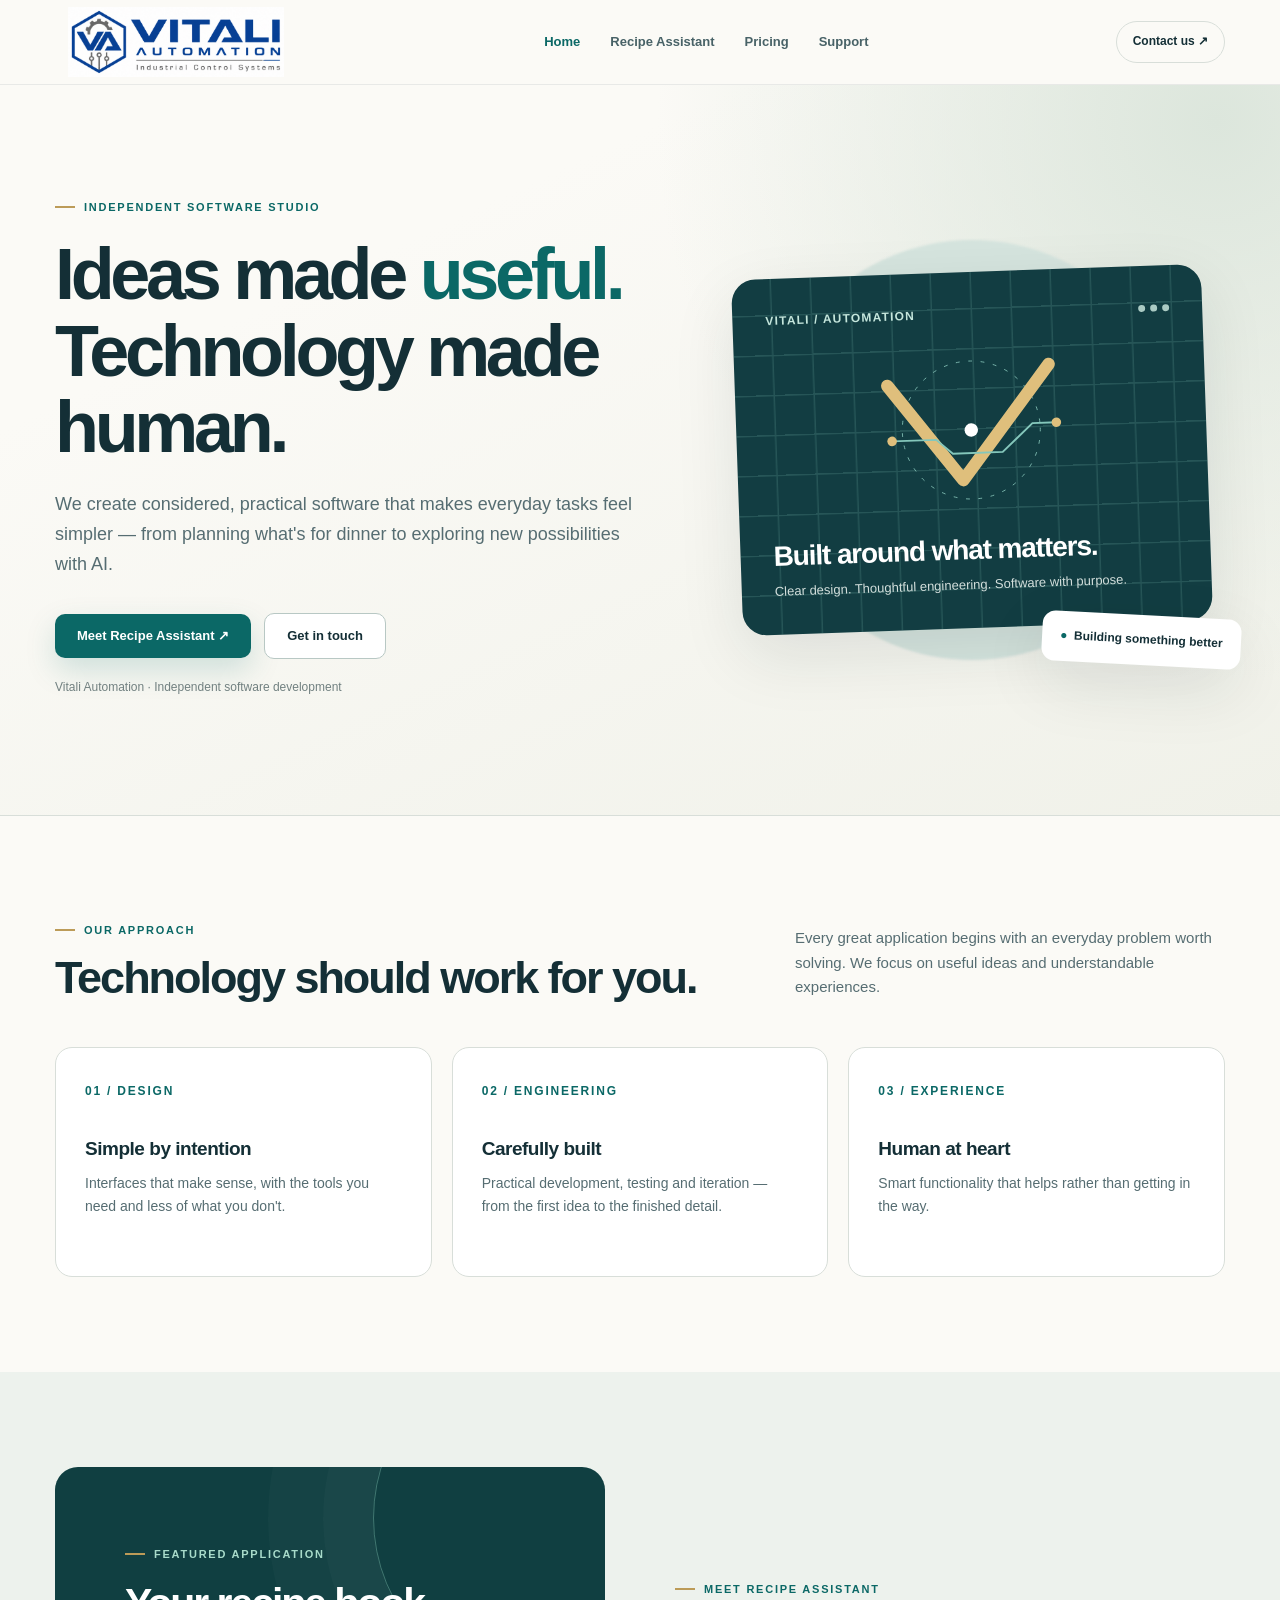
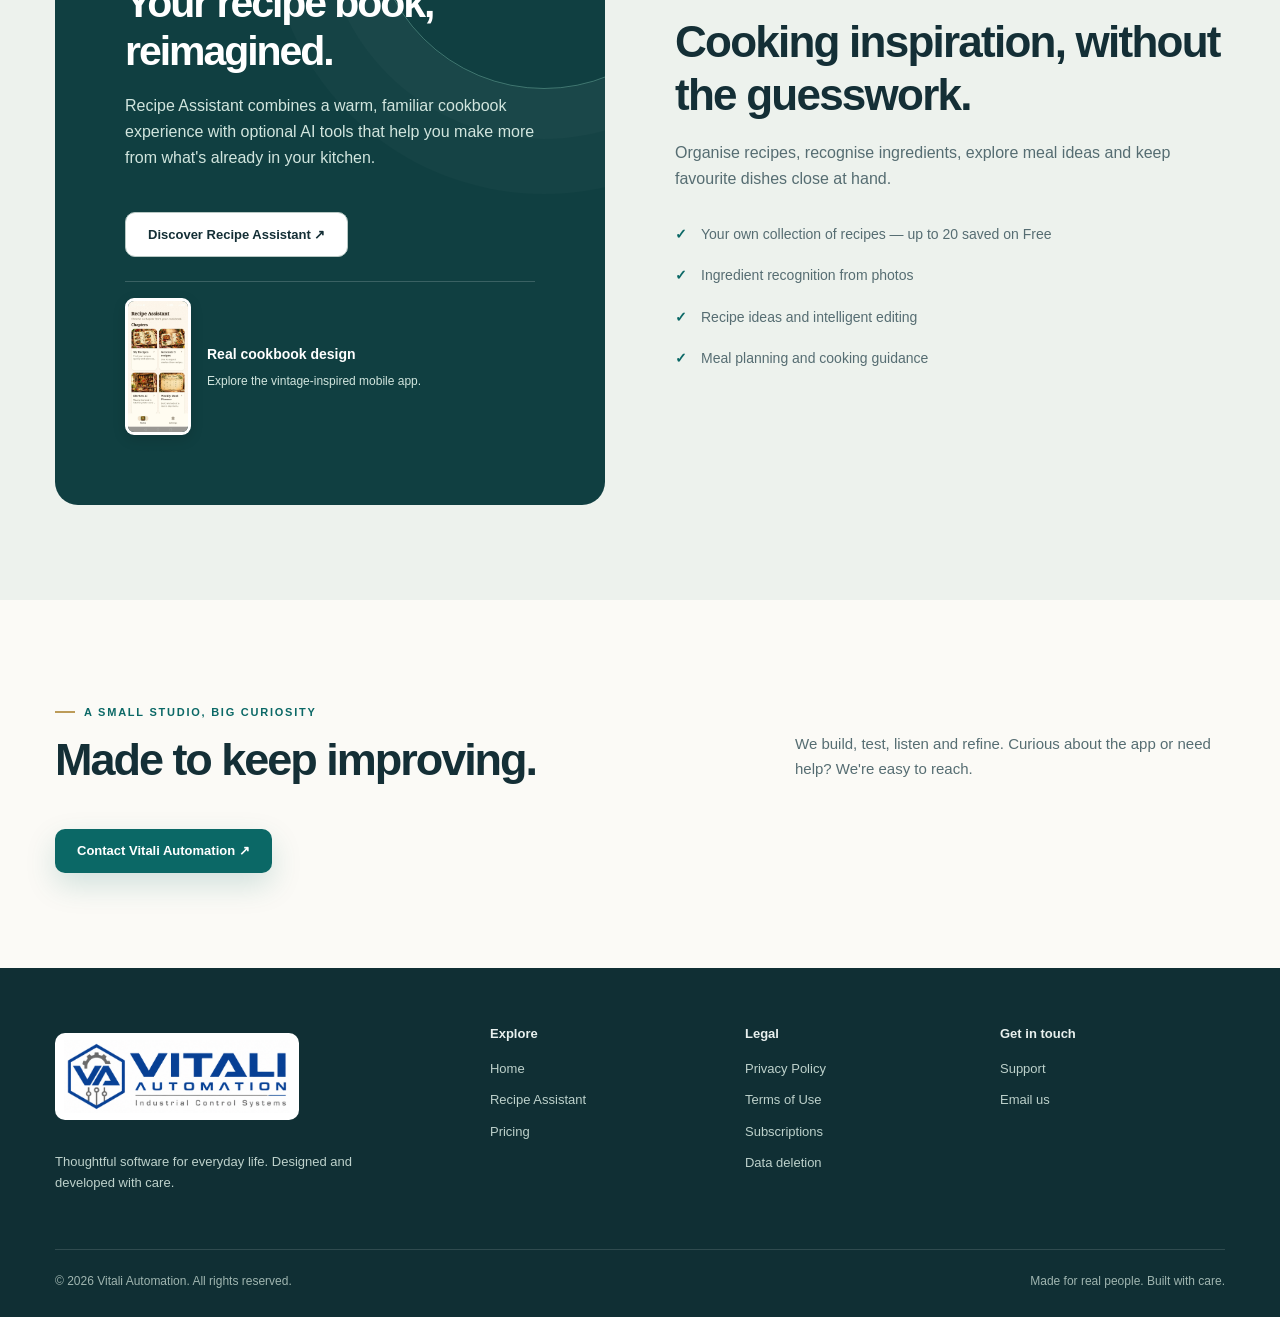
<file: index.html>
<!DOCTYPE html>

<html lang="en"><head><meta charset="utf-8"/><meta content="width=device-width, initial-scale=1" name="viewport"/><meta content="index,follow" name="robots"/><meta content="Vitali Automation builds thoughtful software and useful AI-powered tools." name="description"/><meta content="#0b6866" name="theme-color"/><title>Thoughtful software and practical innovation | Vitali Automation</title><link href="favicon.png" rel="icon" type="image/png"/><link href="site-v5.css" rel="stylesheet"/></head><body class=""><a href="#main" onblur="this.style.left='-10000px'" onfocus="this.style.left='10px'" style="position:absolute;left:-10000px;top:0">Skip to content</a><header class="site-header"><div class="container nav"><a aria-label="Vitali Automation home" class="brand" href="index.html"><img alt="Vitali Automation — Industrial Control Systems" class="official-wordmark" height="94" src="vitali-automation-logo.png" width="300"/></a><button aria-expanded="false" aria-label="Toggle navigation" class="menu-button" type="button"><svg fill="none" stroke="currentColor" stroke-width="2" viewbox="0 0 24 24"><path d="M3 6h18M3 12h18M3 18h18"></path></svg></button><nav aria-label="Main navigation" class="navlinks"><a aria-current="page" href="index.html">Home</a><a href="recipe-assistant.html">Recipe Assistant</a><a href="subscriptions.html">Pricing</a><a href="support.html">Support</a></nav><a class="nav-action" href="mailto:vitaliautomation@gmail.com">Contact us ↗</a></div></header><main id="main"><section class="hero"><div class="container"><div><div class="eyebrow">Independent software studio</div><h1>Ideas made <em>useful.</em><br/>Technology made human.</h1><p class="lede">We create considered, practical software that makes everyday tasks feel simpler — from planning what's for dinner to exploring new possibilities with AI.</p><div class="hero-actions"><a class="btn primary" href="recipe-assistant.html">Meet Recipe Assistant ↗</a><a class="btn secondary" href="support.html">Get in touch</a></div><p class="tiny-note">Vitali Automation · Independent software development</p></div><div aria-hidden="true" class="visual"><div class="engineering-card"><div class="bar-top"><span>VITALI / AUTOMATION</span><div class="dot-row"><i></i><i></i><i></i></div></div><div class="wire-mark"><svg fill="none" viewbox="0 0 240 190" xmlns="http://www.w3.org/2000/svg"><circle cx="120" cy="95" r="72" stroke="#79b4ab" stroke-dasharray="4 9" stroke-width="1"></circle><path d="M34 46L110 147L203 29" stroke="#dfbf7c" stroke-linecap="round" stroke-linejoin="round" stroke-width="13"></path><path d="M37 104H83L100 119H152L184 90H209" stroke="#84c7bb" stroke-width="2"></path><circle cx="37" cy="104" fill="#dfbf7c" r="5"></circle><circle cx="209" cy="90" fill="#dfbf7c" r="5"></circle><circle cx="120" cy="95" fill="#fff" r="7"></circle></svg></div><h3>Built around what matters.</h3><p>Clear design. Thoughtful engineering. Software with purpose.</p></div><div class="float-pill"><span>●</span>  Building something better</div></div></div></section><section class="section"><div class="container"><div class="section-head"><div><div class="eyebrow">Our approach</div><h2>Technology should work for you.</h2></div><p>Every great application begins with an everyday problem worth solving. We focus on useful ideas and understandable experiences.</p></div><div class="grid-3"><article class="feature"><span class="num">01 / DESIGN</span><h3>Simple by intention</h3><p>Interfaces that make sense, with the tools you need and less of what you don't.</p></article><article class="feature"><span class="num">02 / ENGINEERING</span><h3>Carefully built</h3><p>Practical development, testing and iteration — from the first idea to the finished detail.</p></article><article class="feature"><span class="num">03 / EXPERIENCE</span><h3>Human at heart</h3><p>Smart functionality that helps rather than getting in the way.</p></article></div></div></section><section class="section tinted"><div class="container split"><div class="dark-panel"><div class="eyebrow">Featured application</div><h2>Your recipe book, reimagined.</h2><p>Recipe Assistant combines a warm, familiar cookbook experience with optional AI tools that help you make more from what's already in your kitchen.</p><a class="btn secondary" href="recipe-assistant.html" style="margin-top:24px">Discover Recipe Assistant ↗</a><div class="home-app-peek"><img alt="Real Recipe Assistant cookbook homepage on Android" height="1750" loading="lazy" src="app-cookbook-home.webp" width="800"/><div><strong>Real cookbook design</strong><span>Explore the vintage-inspired mobile app.</span></div></div></div><div><div class="eyebrow">Meet Recipe Assistant</div><h2 style="font:800 clamp(30px,4vw,44px)/1.2 Manrope,sans-serif;letter-spacing:-.04em;margin:18px 0">Cooking inspiration, without the guesswork.</h2><p class="muted">Organise recipes, recognise ingredients, explore meal ideas and keep favourite dishes close at hand.</p><ul class="list-check"><li>Your own collection of recipes — up to 20 saved on Free</li><li>Ingredient recognition from photos</li><li>Recipe ideas and intelligent editing</li><li>Meal planning and cooking guidance</li></ul></div></div></section><section class="section"><div class="container"><div class="section-head"><div><div class="eyebrow">A small studio, big curiosity</div><h2>Made to keep improving.</h2></div><p>We build, test, listen and refine. Curious about the app or need help? We're easy to reach.</p></div><a class="btn primary" href="support.html">Contact Vitali Automation ↗</a></div></section></main><footer class="footer"><div class="container"><div class="footer-top"><div><a class="brand" href="index.html"><img alt="Vitali Automation — Industrial Control Systems" class="official-wordmark" height="94" src="vitali-automation-logo.png" width="300"/></a><p>Thoughtful software for everyday life. Designed and developed with care.</p></div><div><h4>Explore</h4><a href="index.html">Home</a><a href="recipe-assistant.html">Recipe Assistant</a><a href="subscriptions.html">Pricing</a></div><div><h4>Legal</h4><a href="privacy-policy.html">Privacy Policy</a><a href="terms.html">Terms of Use</a><a href="subscriptions.html">Subscriptions</a><a href="data-deletion.html">Data deletion</a></div><div><h4>Get in touch</h4><a href="support.html">Support</a><a href="mailto:vitaliautomation@gmail.com">Email us</a></div></div><div class="footer-bottom"><span>© <span data-year="">2026</span> Vitali Automation. All rights reserved.</span><span>Made for real people. Built with care.</span></div></div></footer><script defer="" src="site.js"></script></body></html>
</file>
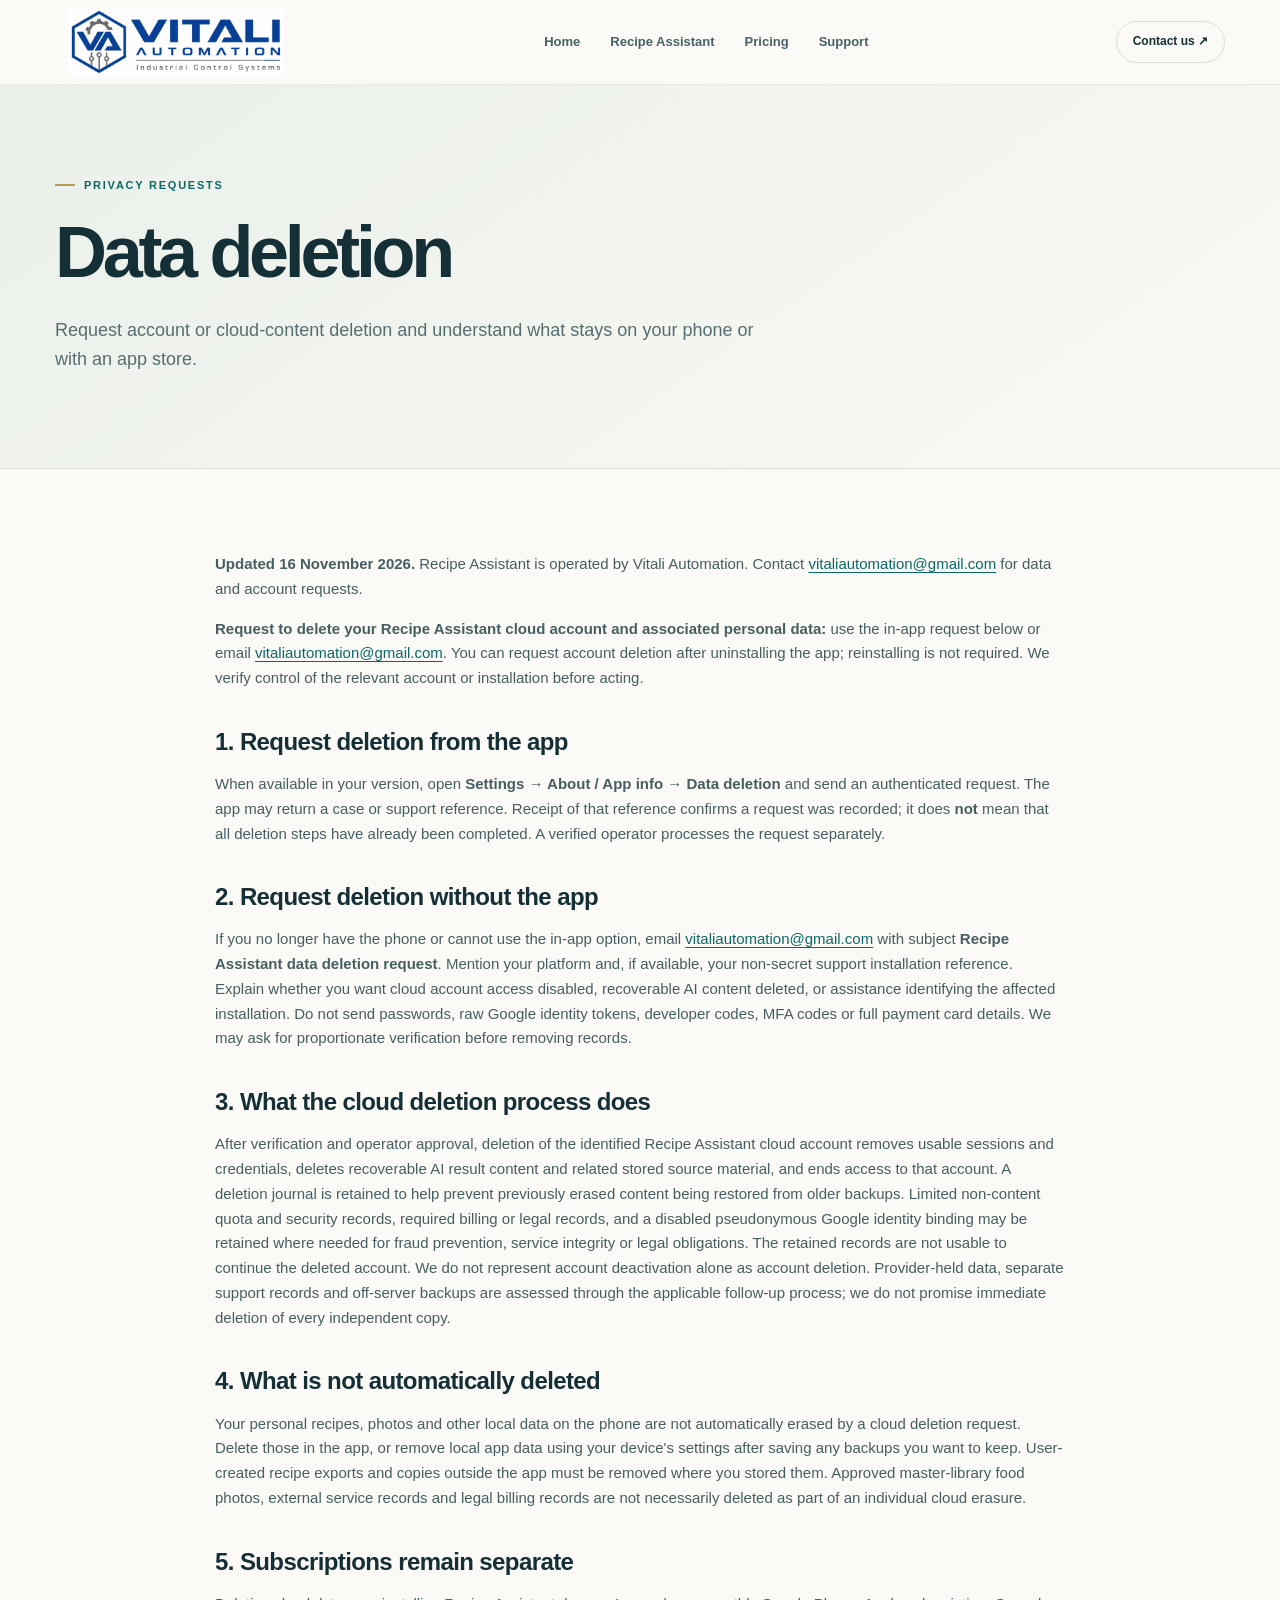
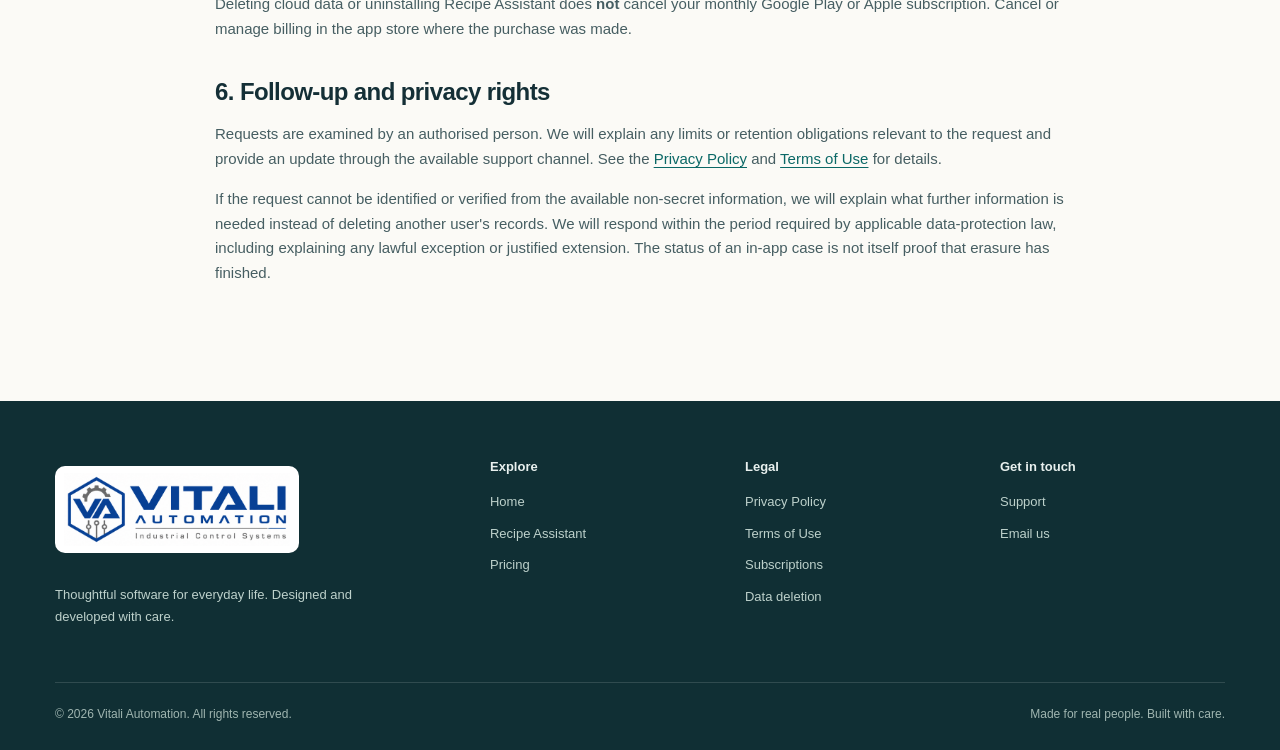
<file: data-deletion.html>
<!DOCTYPE html>

<html lang="en"><head><meta charset="utf-8"/><meta content="width=device-width, initial-scale=1" name="viewport"/><meta content="index,follow" name="robots"/><meta content="How to request deletion of Recipe Assistant cloud account and AI information, and what happens to local recipes." name="description"/><meta content="#0b6866" name="theme-color"/><title>Recipe Assistant Data Deletion | Vitali Automation</title><link href="favicon.png" rel="icon" type="image/png"/><link href="site-v5.css" rel="stylesheet"/></head><body class=""><a href="#main" onblur="this.style.left='-10000px'" onfocus="this.style.left='10px'" style="position:absolute;left:-10000px;top:0">Skip to content</a><header class="site-header"><div class="container nav"><a aria-label="Vitali Automation home" class="brand" href="index.html"><img alt="Vitali Automation — Industrial Control Systems" class="official-wordmark" height="94" src="vitali-automation-logo.png" width="300"/></a><button aria-expanded="false" aria-label="Toggle navigation" class="menu-button" type="button"><svg fill="none" stroke="currentColor" stroke-width="2" viewbox="0 0 24 24"><path d="M3 6h18M3 12h18M3 18h18"></path></svg></button><nav aria-label="Main navigation" class="navlinks"><a href="index.html">Home</a><a href="recipe-assistant.html">Recipe Assistant</a><a href="subscriptions.html">Pricing</a><a href="support.html">Support</a></nav><a class="nav-action" href="mailto:vitaliautomation@gmail.com">Contact us ↗</a></div></header><main id="main"><section class="page-hero"><div class="container"><div class="eyebrow">Privacy requests</div><h1>Data deletion</h1><p class="lede">Request account or cloud-content deletion and understand what stays on your phone or with an app store.</p></div></section><div class="container"><article class="content"><p><strong>Updated 16 November 2026.</strong> Recipe Assistant is operated by Vitali Automation. Contact <a href="mailto:vitaliautomation@gmail.com">vitaliautomation@gmail.com</a> for data and account requests.</p><p><strong>Request to delete your Recipe Assistant cloud account and associated personal data:</strong> use the in-app request below or email <a href="mailto:vitaliautomation@gmail.com?subject=Recipe%20Assistant%20account%20and%20data%20deletion%20request">vitaliautomation@gmail.com</a>. You can request account deletion after uninstalling the app; reinstalling is not required. We verify control of the relevant account or installation before acting.</p>
<h2>1. Request deletion from the app</h2><p>When available in your version, open <strong>Settings → About / App info → Data deletion</strong> and send an authenticated request. The app may return a case or support reference. Receipt of that reference confirms a request was recorded; it does <strong>not</strong> mean that all deletion steps have already been completed. A verified operator processes the request separately.</p>
<h2>2. Request deletion without the app</h2><p>If you no longer have the phone or cannot use the in-app option, email <a href="mailto:vitaliautomation@gmail.com?subject=Recipe%20Assistant%20data%20deletion%20request">vitaliautomation@gmail.com</a> with subject <strong>Recipe Assistant data deletion request</strong>. Mention your platform and, if available, your non-secret support installation reference. Explain whether you want cloud account access disabled, recoverable AI content deleted, or assistance identifying the affected installation. Do not send passwords, raw Google identity tokens, developer codes, MFA codes or full payment card details. We may ask for proportionate verification before removing records.</p>
<h2>3. What the cloud deletion process does</h2><p>After verification and operator approval, deletion of the identified Recipe Assistant cloud account removes usable sessions and credentials, deletes recoverable AI result content and related stored source material, and ends access to that account. A deletion journal is retained to help prevent previously erased content being restored from older backups. Limited non-content quota and security records, required billing or legal records, and a disabled pseudonymous Google identity binding may be retained where needed for fraud prevention, service integrity or legal obligations. The retained records are not usable to continue the deleted account. We do not represent account deactivation alone as account deletion. Provider-held data, separate support records and off-server backups are assessed through the applicable follow-up process; we do not promise immediate deletion of every independent copy.</p>
<h2>4. What is not automatically deleted</h2><p>Your personal recipes, photos and other local data on the phone are not automatically erased by a cloud deletion request. Delete those in the app, or remove local app data using your device's settings after saving any backups you want to keep. User-created recipe exports and copies outside the app must be removed where you stored them. Approved master-library food photos, external service records and legal billing records are not necessarily deleted as part of an individual cloud erasure.</p>
<h2>5. Subscriptions remain separate</h2><p>Deleting cloud data or uninstalling Recipe Assistant does <strong>not</strong> cancel your monthly Google Play or Apple subscription. Cancel or manage billing in the app store where the purchase was made.</p>
<h2>6. Follow-up and privacy rights</h2><p>Requests are examined by an authorised person. We will explain any limits or retention obligations relevant to the request and provide an update through the available support channel. See the <a href="privacy-policy.html">Privacy Policy</a> and <a href="terms.html">Terms of Use</a> for details.</p><p>If the request cannot be identified or verified from the available non-secret information, we will explain what further information is needed instead of deleting another user's records. We will respond within the period required by applicable data-protection law, including explaining any lawful exception or justified extension. The status of an in-app case is not itself proof that erasure has finished.</p></article></div></main><footer class="footer"><div class="container"><div class="footer-top"><div><a class="brand" href="index.html"><img alt="Vitali Automation — Industrial Control Systems" class="official-wordmark" height="94" src="vitali-automation-logo.png" width="300"/></a><p>Thoughtful software for everyday life. Designed and developed with care.</p></div><div><h4>Explore</h4><a href="index.html">Home</a><a href="recipe-assistant.html">Recipe Assistant</a><a href="subscriptions.html">Pricing</a></div><div><h4>Legal</h4><a href="privacy-policy.html">Privacy Policy</a><a href="terms.html">Terms of Use</a><a href="subscriptions.html">Subscriptions</a><a href="data-deletion.html">Data deletion</a></div><div><h4>Get in touch</h4><a href="support.html">Support</a><a href="mailto:vitaliautomation@gmail.com">Email us</a></div></div><div class="footer-bottom"><span>© <span data-year="">2026</span> Vitali Automation. All rights reserved.</span><span>Made for real people. Built with care.</span></div></div></footer><script defer="" src="site.js"></script></body></html>
</file>
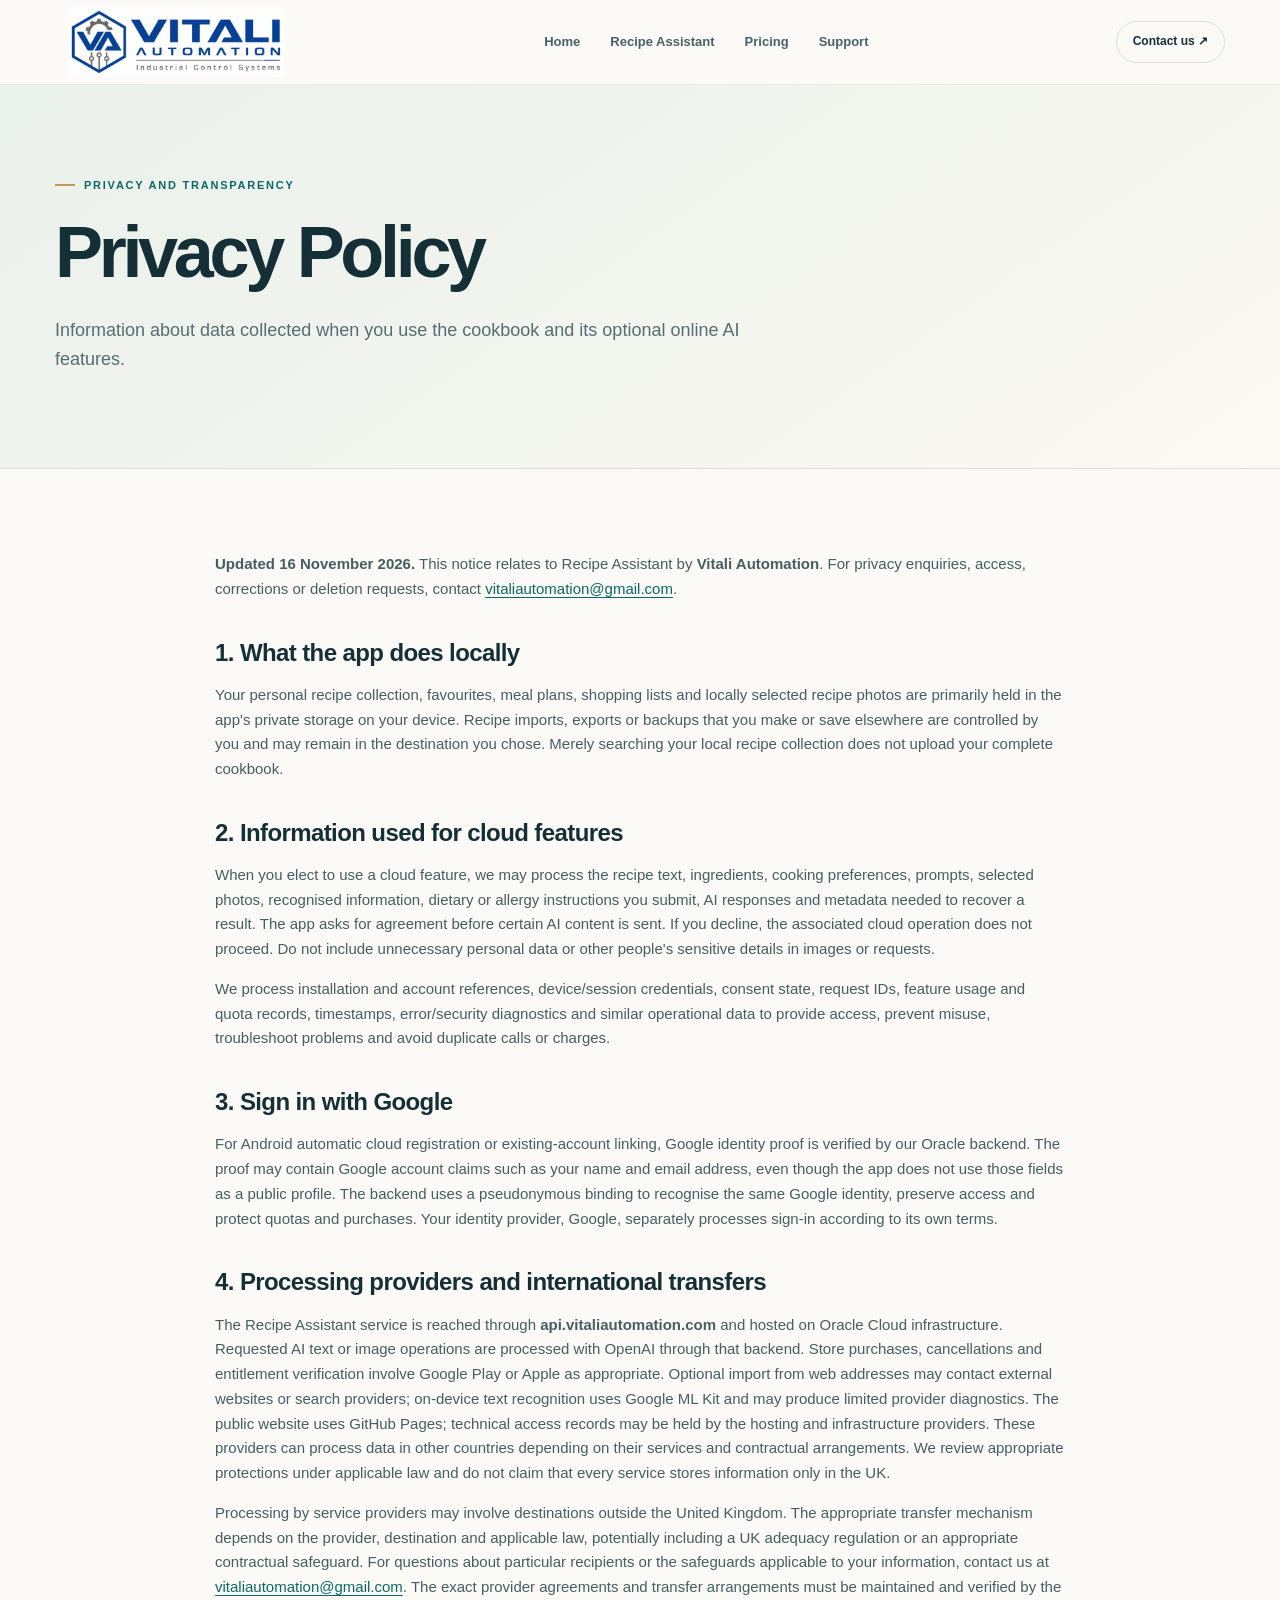
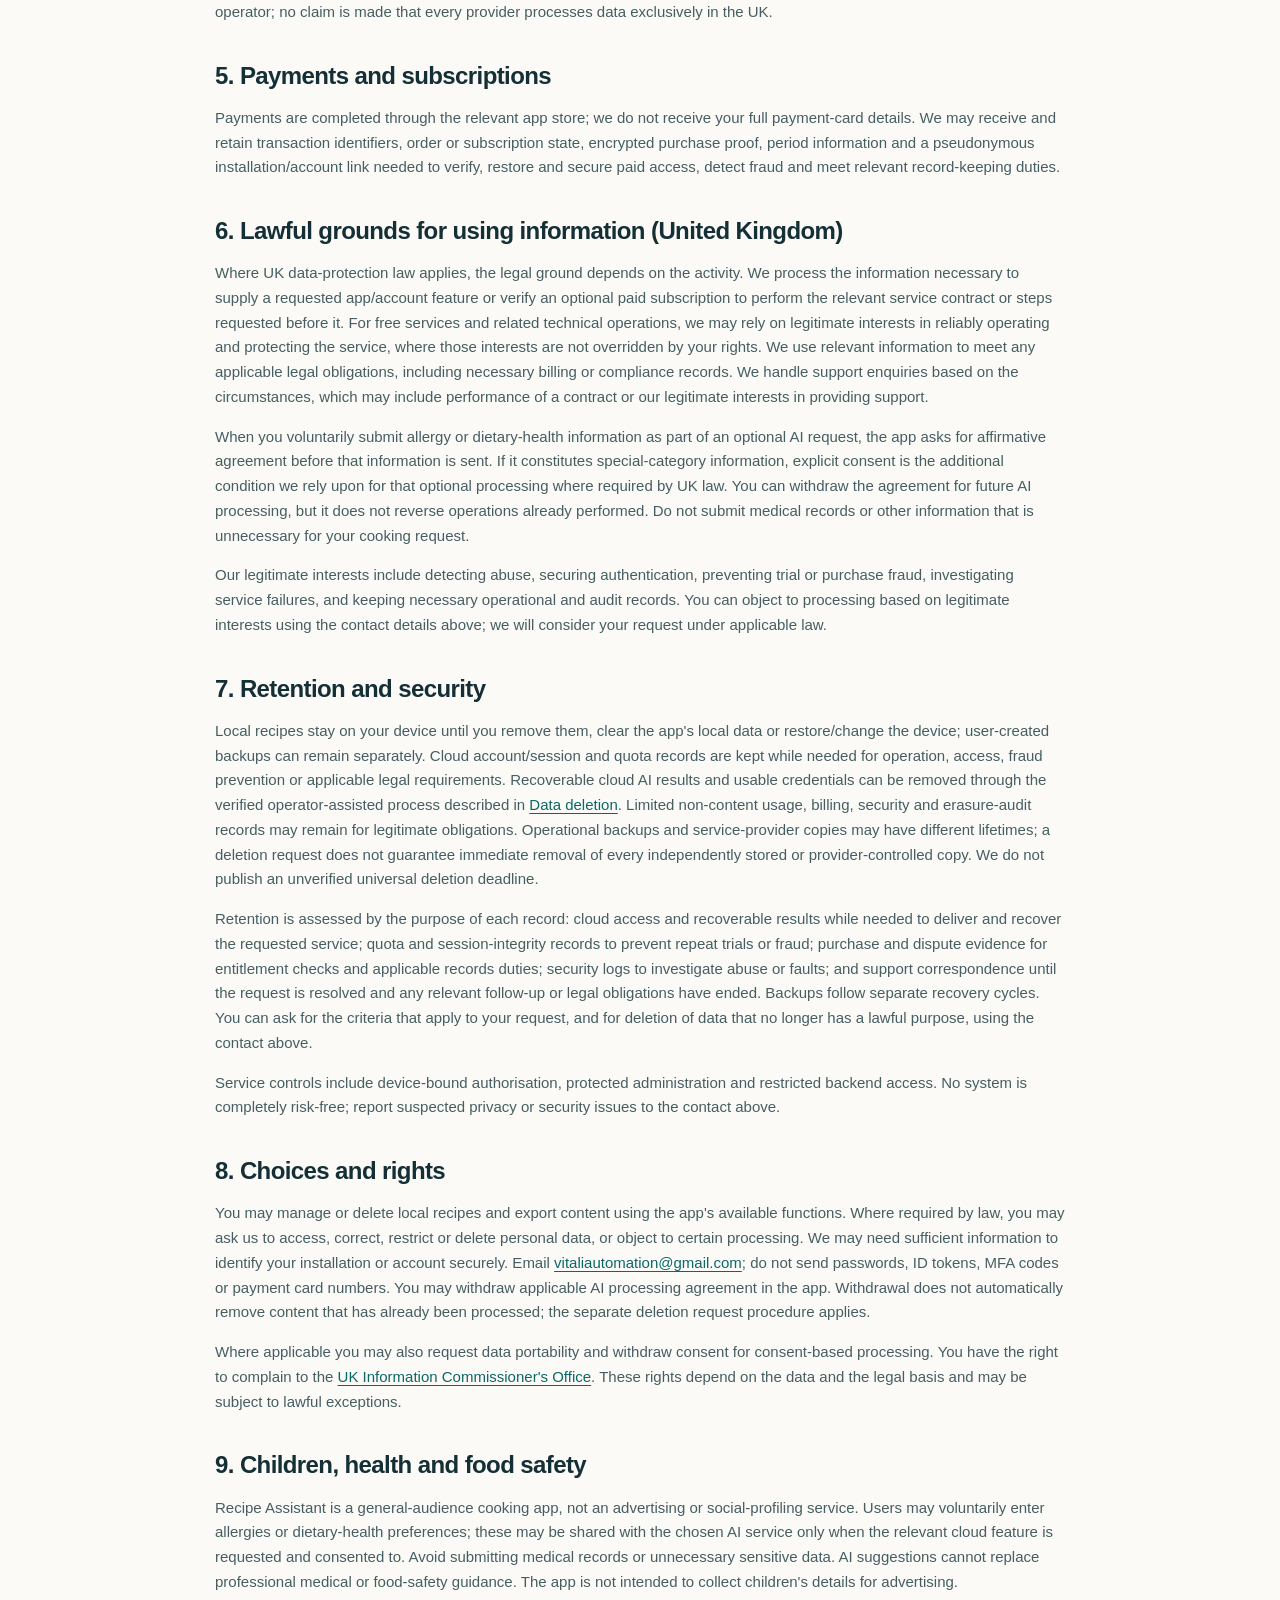
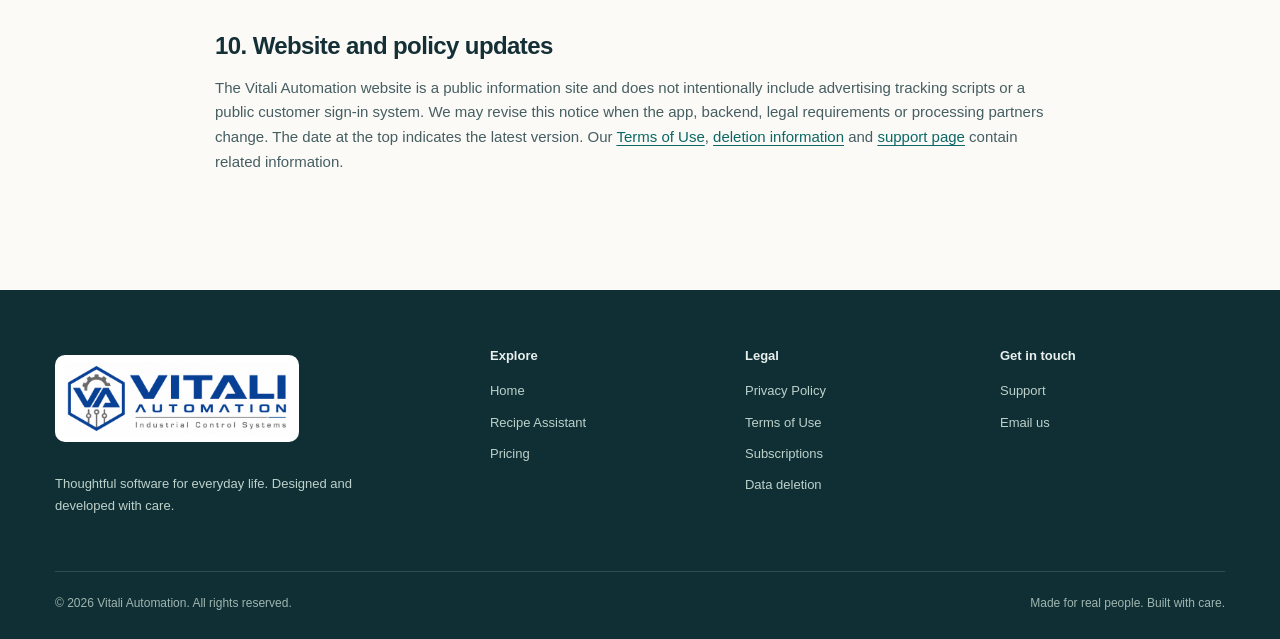
<file: privacy-policy.html>
<!DOCTYPE html>

<html lang="en"><head><meta charset="utf-8"/><meta content="width=device-width, initial-scale=1" name="viewport"/><meta content="index,follow" name="robots"/><meta content="How Recipe Assistant processes personal data, photos, AI requests, Google account identifiers and purchases." name="description"/><meta content="#0b6866" name="theme-color"/><title>Recipe Assistant Privacy Policy | Vitali Automation</title><link href="favicon.png" rel="icon" type="image/png"/><link href="site-v5.css" rel="stylesheet"/></head><body class=""><a href="#main" onblur="this.style.left='-10000px'" onfocus="this.style.left='10px'" style="position:absolute;left:-10000px;top:0">Skip to content</a><header class="site-header"><div class="container nav"><a aria-label="Vitali Automation home" class="brand" href="index.html"><img alt="Vitali Automation — Industrial Control Systems" class="official-wordmark" height="94" src="vitali-automation-logo.png" width="300"/></a><button aria-expanded="false" aria-label="Toggle navigation" class="menu-button" type="button"><svg fill="none" stroke="currentColor" stroke-width="2" viewbox="0 0 24 24"><path d="M3 6h18M3 12h18M3 18h18"></path></svg></button><nav aria-label="Main navigation" class="navlinks"><a href="index.html">Home</a><a href="recipe-assistant.html">Recipe Assistant</a><a href="subscriptions.html">Pricing</a><a href="support.html">Support</a></nav><a class="nav-action" href="mailto:vitaliautomation@gmail.com">Contact us ↗</a></div></header><main id="main"><section class="page-hero"><div class="container"><div class="eyebrow">Privacy and transparency</div><h1>Privacy Policy</h1><p class="lede">Information about data collected when you use the cookbook and its optional online AI features.</p></div></section><div class="container"><article class="content"><p><strong>Updated 16 November 2026.</strong> This notice relates to Recipe Assistant by <strong>Vitali Automation</strong>. For privacy enquiries, access, corrections or deletion requests, contact <a href="mailto:vitaliautomation@gmail.com">vitaliautomation@gmail.com</a>.</p>
<h2>1. What the app does locally</h2><p>Your personal recipe collection, favourites, meal plans, shopping lists and locally selected recipe photos are primarily held in the app's private storage on your device. Recipe imports, exports or backups that you make or save elsewhere are controlled by you and may remain in the destination you chose. Merely searching your local recipe collection does not upload your complete cookbook.</p>
<h2>2. Information used for cloud features</h2><p>When you elect to use a cloud feature, we may process the recipe text, ingredients, cooking preferences, prompts, selected photos, recognised information, dietary or allergy instructions you submit, AI responses and metadata needed to recover a result. The app asks for agreement before certain AI content is sent. If you decline, the associated cloud operation does not proceed. Do not include unnecessary personal data or other people's sensitive details in images or requests.</p><p>We process installation and account references, device/session credentials, consent state, request IDs, feature usage and quota records, timestamps, error/security diagnostics and similar operational data to provide access, prevent misuse, troubleshoot problems and avoid duplicate calls or charges.</p>
<h2>3. Sign in with Google</h2><p>For Android automatic cloud registration or existing-account linking, Google identity proof is verified by our Oracle backend. The proof may contain Google account claims such as your name and email address, even though the app does not use those fields as a public profile. The backend uses a pseudonymous binding to recognise the same Google identity, preserve access and protect quotas and purchases. Your identity provider, Google, separately processes sign-in according to its own terms.</p>
<h2>4. Processing providers and international transfers</h2><p>The Recipe Assistant service is reached through <strong>api.vitaliautomation.com</strong> and hosted on Oracle Cloud infrastructure. Requested AI text or image operations are processed with OpenAI through that backend. Store purchases, cancellations and entitlement verification involve Google Play or Apple as appropriate. Optional import from web addresses may contact external websites or search providers; on-device text recognition uses Google ML Kit and may produce limited provider diagnostics. The public website uses GitHub Pages; technical access records may be held by the hosting and infrastructure providers. These providers can process data in other countries depending on their services and contractual arrangements. We review appropriate protections under applicable law and do not claim that every service stores information only in the UK.</p><p>Processing by service providers may involve destinations outside the United Kingdom. The appropriate transfer mechanism depends on the provider, destination and applicable law, potentially including a UK adequacy regulation or an appropriate contractual safeguard. For questions about particular recipients or the safeguards applicable to your information, contact us at <a href="mailto:vitaliautomation@gmail.com">vitaliautomation@gmail.com</a>. The exact provider agreements and transfer arrangements must be maintained and verified by the operator; no claim is made that every provider processes data exclusively in the UK.</p>
<h2>5. Payments and subscriptions</h2><p>Payments are completed through the relevant app store; we do not receive your full payment-card details. We may receive and retain transaction identifiers, order or subscription state, encrypted purchase proof, period information and a pseudonymous installation/account link needed to verify, restore and secure paid access, detect fraud and meet relevant record-keeping duties.</p>
<h2>6. Lawful grounds for using information (United Kingdom)</h2>
<p>Where UK data-protection law applies, the legal ground depends on the activity. We process the information necessary to supply a requested app/account feature or verify an optional paid subscription to perform the relevant service contract or steps requested before it. For free services and related technical operations, we may rely on legitimate interests in reliably operating and protecting the service, where those interests are not overridden by your rights. We use relevant information to meet any applicable legal obligations, including necessary billing or compliance records. We handle support enquiries based on the circumstances, which may include performance of a contract or our legitimate interests in providing support.</p>
<p>When you voluntarily submit allergy or dietary-health information as part of an optional AI request, the app asks for affirmative agreement before that information is sent. If it constitutes special-category information, explicit consent is the additional condition we rely upon for that optional processing where required by UK law. You can withdraw the agreement for future AI processing, but it does not reverse operations already performed. Do not submit medical records or other information that is unnecessary for your cooking request.</p>
<p>Our legitimate interests include detecting abuse, securing authentication, preventing trial or purchase fraud, investigating service failures, and keeping necessary operational and audit records. You can object to processing based on legitimate interests using the contact details above; we will consider your request under applicable law.</p><h2>7. Retention and security</h2><p>Local recipes stay on your device until you remove them, clear the app's local data or restore/change the device; user-created backups can remain separately. Cloud account/session and quota records are kept while needed for operation, access, fraud prevention or applicable legal requirements. Recoverable cloud AI results and usable credentials can be removed through the verified operator-assisted process described in <a href="data-deletion.html">Data deletion</a>. Limited non-content usage, billing, security and erasure-audit records may remain for legitimate obligations. Operational backups and service-provider copies may have different lifetimes; a deletion request does not guarantee immediate removal of every independently stored or provider-controlled copy. We do not publish an unverified universal deletion deadline.</p><p>Retention is assessed by the purpose of each record: cloud access and recoverable results while needed to deliver and recover the requested service; quota and session-integrity records to prevent repeat trials or fraud; purchase and dispute evidence for entitlement checks and applicable records duties; security logs to investigate abuse or faults; and support correspondence until the request is resolved and any relevant follow-up or legal obligations have ended. Backups follow separate recovery cycles. You can ask for the criteria that apply to your request, and for deletion of data that no longer has a lawful purpose, using the contact above.</p><p>Service controls include device-bound authorisation, protected administration and restricted backend access. No system is completely risk-free; report suspected privacy or security issues to the contact above.</p>
<h2>8. Choices and rights</h2><p>You may manage or delete local recipes and export content using the app's available functions. Where required by law, you may ask us to access, correct, restrict or delete personal data, or object to certain processing. We may need sufficient information to identify your installation or account securely. Email <a href="mailto:vitaliautomation@gmail.com">vitaliautomation@gmail.com</a>; do not send passwords, ID tokens, MFA codes or payment card numbers. You may withdraw applicable AI processing agreement in the app. Withdrawal does not automatically remove content that has already been processed; the separate deletion request procedure applies.</p><p>Where applicable you may also request data portability and withdraw consent for consent-based processing. You have the right to complain to the <a href="https://ico.org.uk/make-a-complaint/" rel="noopener noreferrer" target="_blank">UK Information Commissioner's Office</a>. These rights depend on the data and the legal basis and may be subject to lawful exceptions.</p>
<h2>9. Children, health and food safety</h2><p>Recipe Assistant is a general-audience cooking app, not an advertising or social-profiling service. Users may voluntarily enter allergies or dietary-health preferences; these may be shared with the chosen AI service only when the relevant cloud feature is requested and consented to. Avoid submitting medical records or unnecessary sensitive data. AI suggestions cannot replace professional medical or food-safety guidance. The app is not intended to collect children's details for advertising.</p>
<h2>10. Website and policy updates</h2><p>The Vitali Automation website is a public information site and does not intentionally include advertising tracking scripts or a public customer sign-in system. We may revise this notice when the app, backend, legal requirements or processing partners change. The date at the top indicates the latest version. Our <a href="terms.html">Terms of Use</a>, <a href="data-deletion.html">deletion information</a> and <a href="support.html">support page</a> contain related information.</p></article></div></main><footer class="footer"><div class="container"><div class="footer-top"><div><a class="brand" href="index.html"><img alt="Vitali Automation — Industrial Control Systems" class="official-wordmark" height="94" src="vitali-automation-logo.png" width="300"/></a><p>Thoughtful software for everyday life. Designed and developed with care.</p></div><div><h4>Explore</h4><a href="index.html">Home</a><a href="recipe-assistant.html">Recipe Assistant</a><a href="subscriptions.html">Pricing</a></div><div><h4>Legal</h4><a href="privacy-policy.html">Privacy Policy</a><a href="terms.html">Terms of Use</a><a href="subscriptions.html">Subscriptions</a><a href="data-deletion.html">Data deletion</a></div><div><h4>Get in touch</h4><a href="support.html">Support</a><a href="mailto:vitaliautomation@gmail.com">Email us</a></div></div><div class="footer-bottom"><span>© <span data-year="">2026</span> Vitali Automation. All rights reserved.</span><span>Made for real people. Built with care.</span></div></div></footer><script defer="" src="site.js"></script></body></html>
</file>
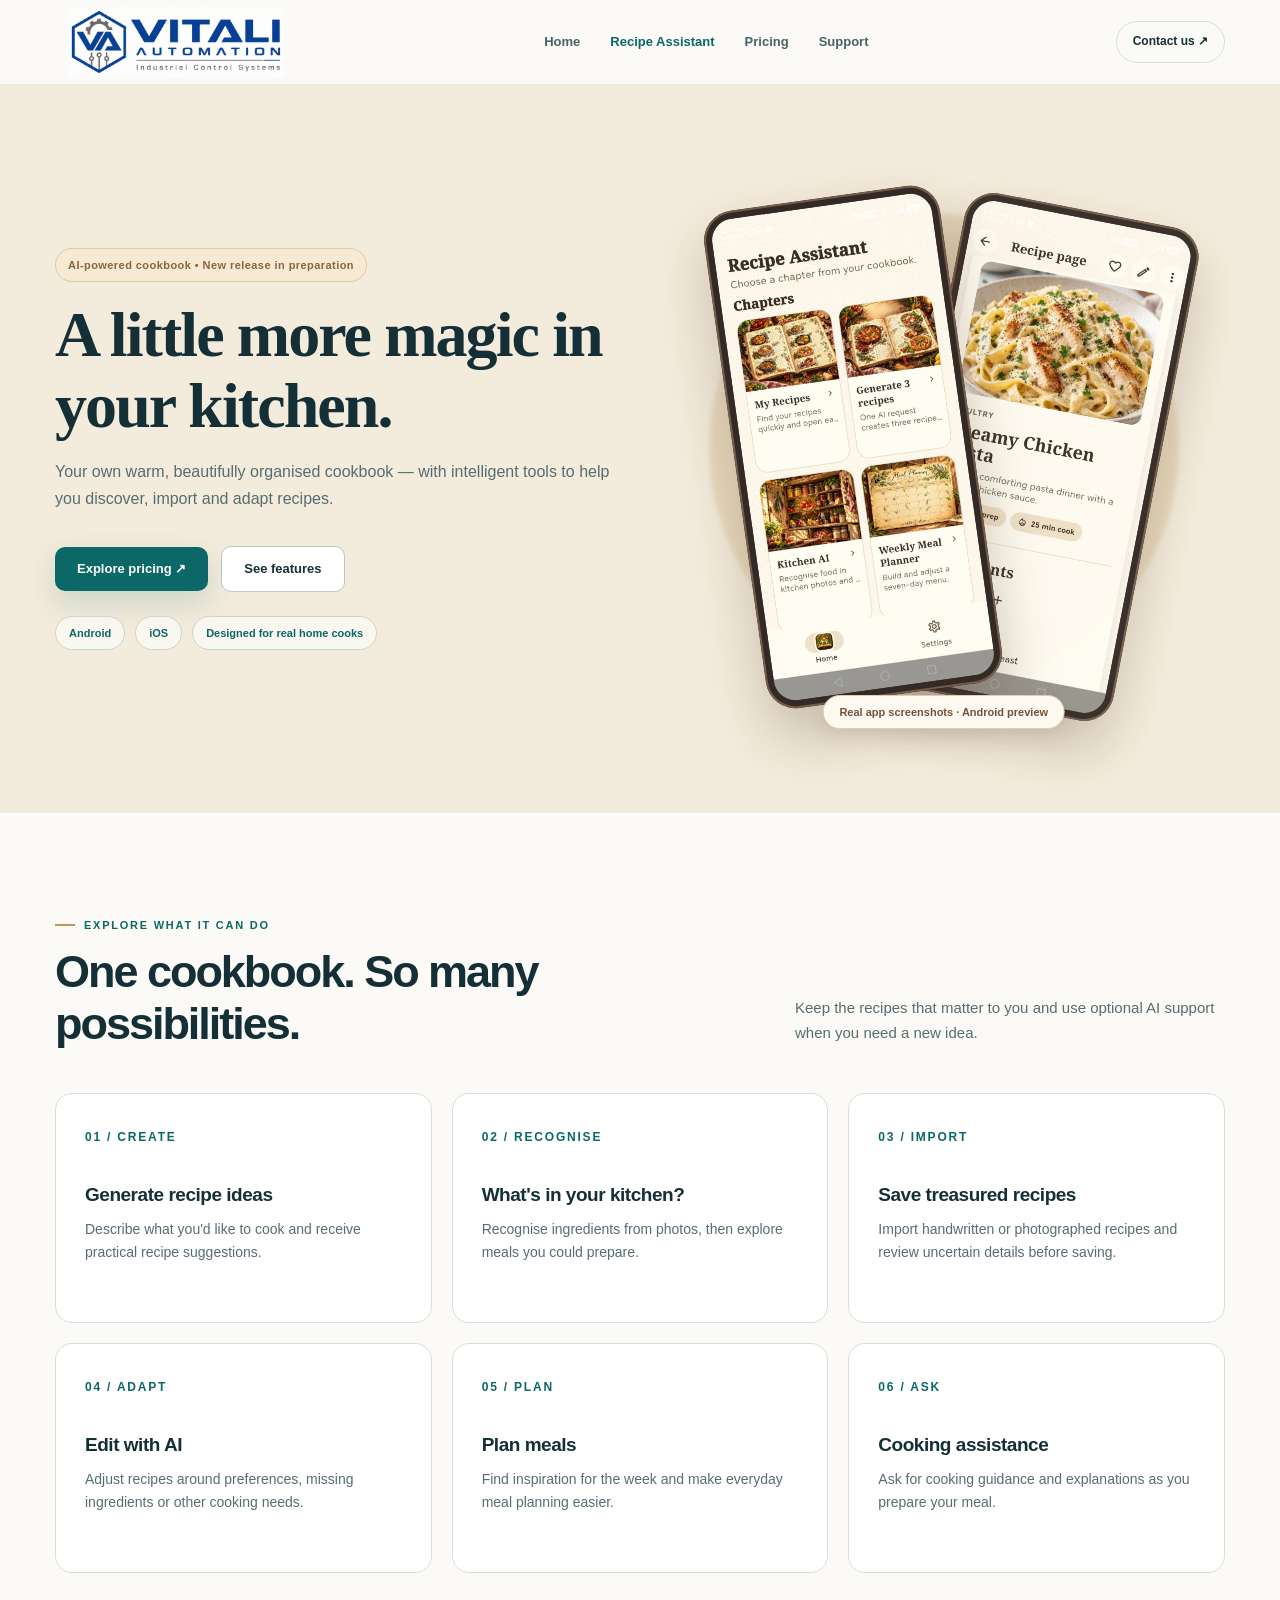
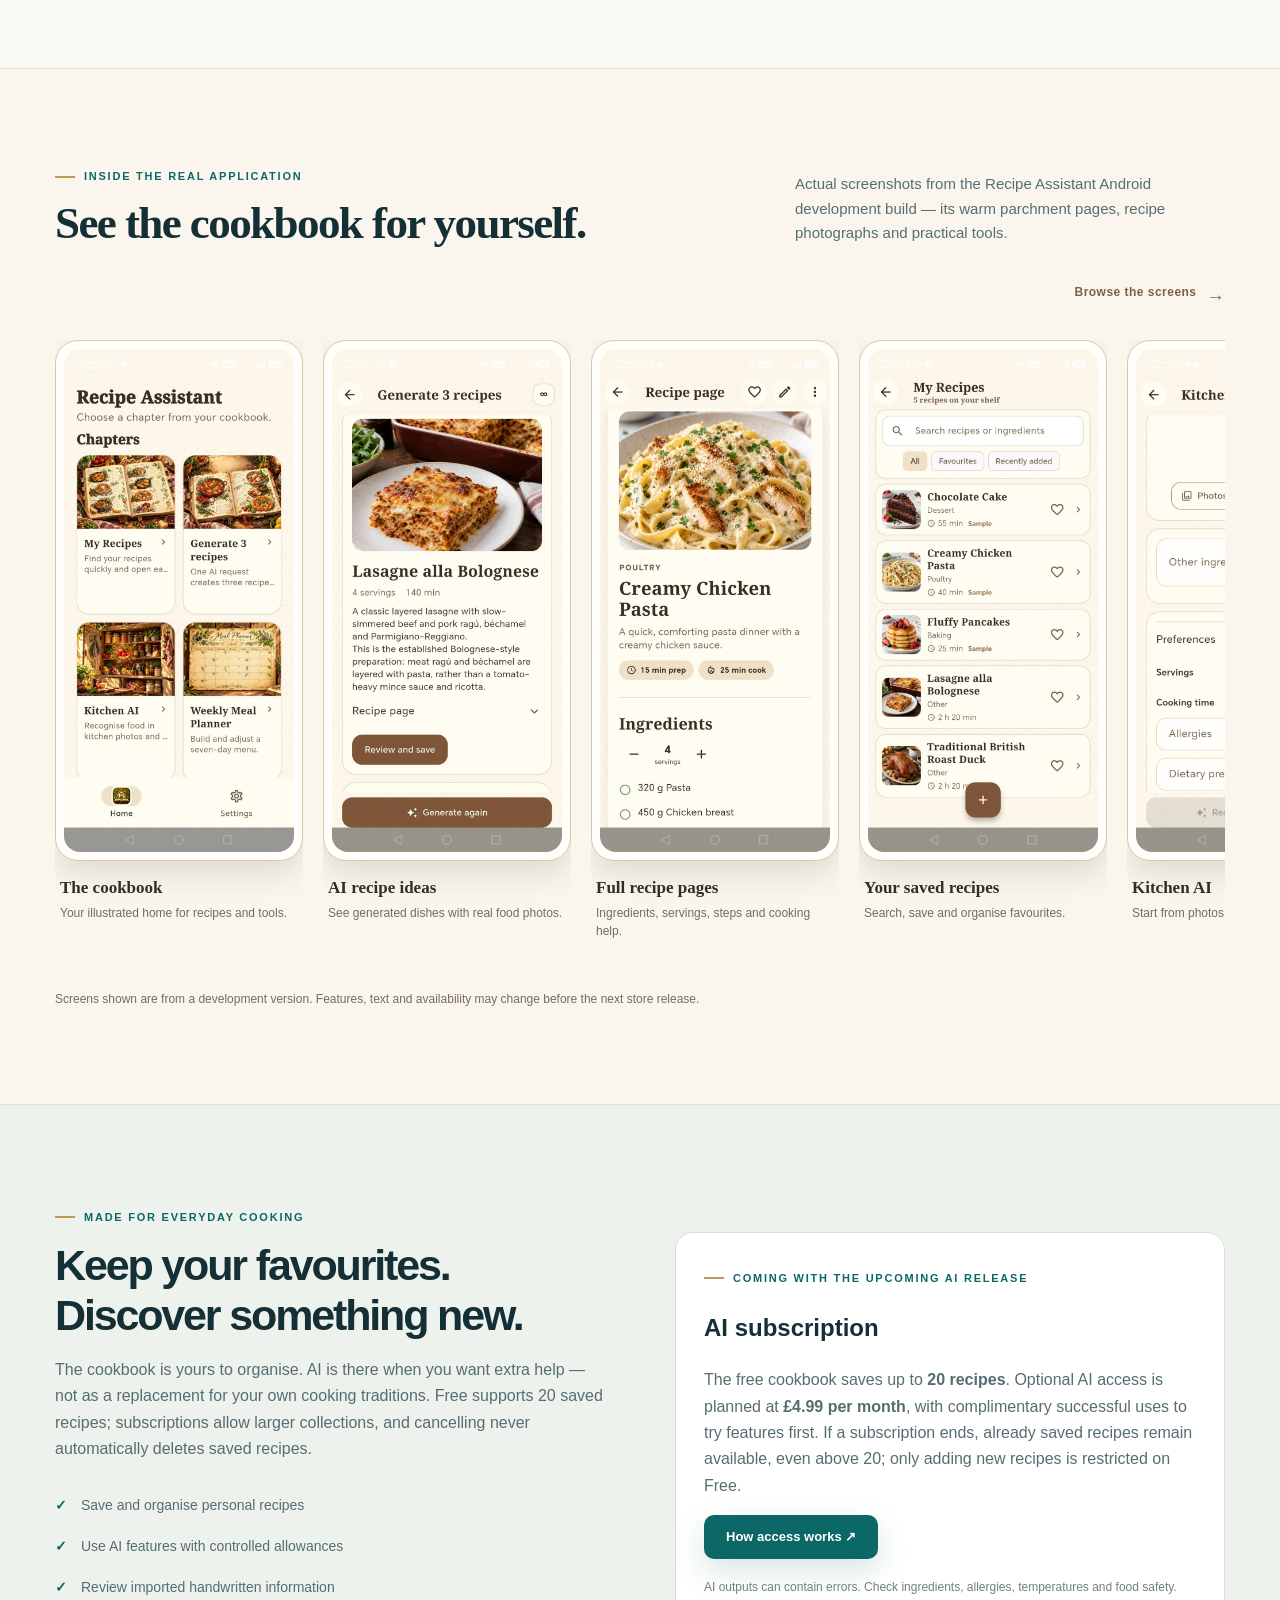
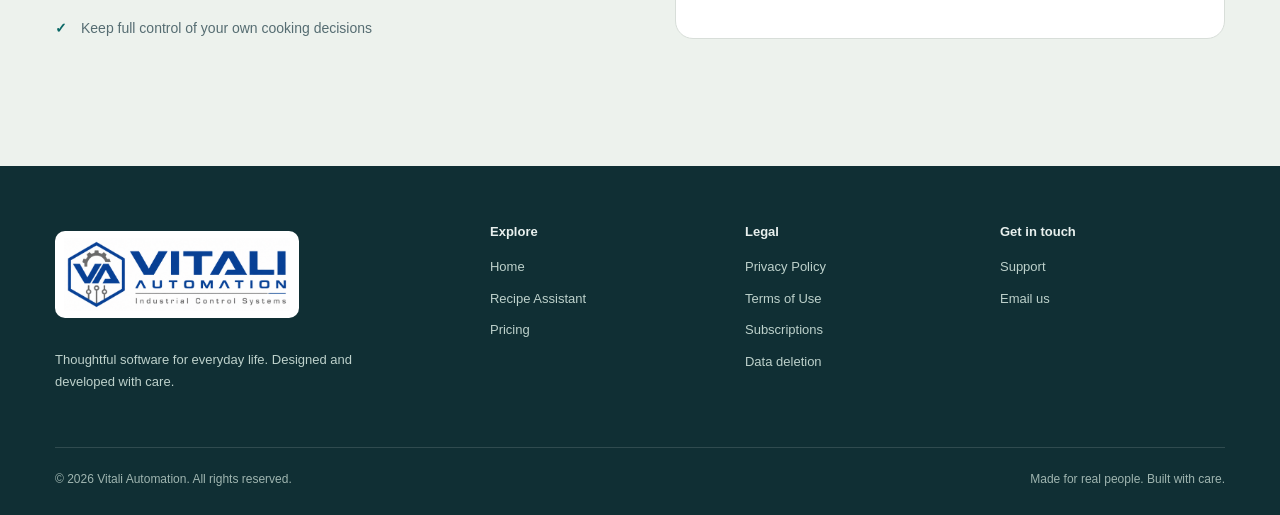
<file: recipe-assistant.html>
<!DOCTYPE html>

<html lang="en"><head><meta charset="utf-8"/><meta content="width=device-width, initial-scale=1" name="viewport"/><meta content="index,follow" name="robots"/><meta content="Explore the upcoming Recipe Assistant AI cookbook app: ingredient recognition, recipe generation, meal planning and more." name="description"/><meta content="#0b6866" name="theme-color"/><title>Recipe Assistant | Vitali Automation</title><link href="favicon.png" rel="icon" type="image/png"/><link href="site-v5.css" rel="stylesheet"/><style>/* Critical screenshot-size fallback before stylesheet loads */
.phone-preview-stack{position:relative;height:560px;max-width:580px;margin:auto}.phone-preview{position:absolute;width:238px;max-width:calc(100% - 20px);margin:0;overflow:hidden}.phone-preview img{display:block;max-width:100%;width:100%;height:auto}.screenshots-rail{display:flex;gap:20px;overflow-x:auto;max-width:100%}.screenshot-card{flex:0 0 248px;max-width:calc(100vw - 42px);margin:0}.screenshot-phone img{display:block;width:100%;max-width:100%;height:auto}@media(max-width:670px){.phone-preview-stack{height:470px}.phone-preview{width:190px}.screenshot-card{flex-basis:215px}}
</style></head><body class=""><a href="#main" onblur="this.style.left='-10000px'" onfocus="this.style.left='10px'" style="position:absolute;left:-10000px;top:0">Skip to content</a><header class="site-header"><div class="container nav"><a aria-label="Vitali Automation home" class="brand" href="index.html"><img alt="Vitali Automation — Industrial Control Systems" class="official-wordmark" height="94" src="vitali-automation-logo.png" width="300"/></a><button aria-expanded="false" aria-label="Toggle navigation" class="menu-button" type="button"><svg fill="none" stroke="currentColor" stroke-width="2" viewbox="0 0 24 24"><path d="M3 6h18M3 12h18M3 18h18"></path></svg></button><nav aria-label="Main navigation" class="navlinks"><a href="index.html">Home</a><a aria-current="page" href="recipe-assistant.html">Recipe Assistant</a><a href="subscriptions.html">Pricing</a><a href="support.html">Support</a></nav><a class="nav-action" href="mailto:vitaliautomation@gmail.com">Contact us ↗</a></div></header><main id="main"><section class="recipe-hero"><div class="container split"><div><span class="status-chip">AI-powered cookbook • New release in preparation</span><h1>A little more magic in your kitchen.</h1><p class="lede">Your own warm, beautifully organised cookbook — with intelligent tools to help you discover, import and adapt recipes.</p><div class="hero-actions"><a class="btn primary" href="subscriptions.html">Explore pricing ↗</a><a class="btn secondary" href="#features">See features</a></div><div class="tag-line"><span>Android</span><span>iOS</span><span>Designed for real home cooks</span></div></div><div aria-label="Real Recipe Assistant screens from our Android development build" class="phone-preview-stack">
<div aria-hidden="true" class="preview-glow"></div>
<figure class="phone-preview phone-back"><img alt="Creamy Chicken Pasta recipe displayed in Recipe Assistant" height="1750" loading="eager" src="app-recipe-detail.webp" width="800"/></figure>
<figure class="phone-preview phone-front"><img alt="Real Recipe Assistant vintage cookbook homepage" fetchpriority="high" height="1750" src="app-cookbook-home.webp" width="800"/></figure>
<span class="preview-label">Real app screenshots · Android preview</span>
</div></div></section><section class="section" id="features"><div class="container"><div class="section-head"><div><div class="eyebrow">Explore what it can do</div><h2>One cookbook. So many possibilities.</h2></div><p>Keep the recipes that matter to you and use optional AI support when you need a new idea.</p></div><div class="grid-3"><article class="feature"><span class="num">01 / CREATE</span><h3>Generate recipe ideas</h3><p>Describe what you'd like to cook and receive practical recipe suggestions.</p></article><article class="feature"><span class="num">02 / RECOGNISE</span><h3>What's in your kitchen?</h3><p>Recognise ingredients from photos, then explore meals you could prepare.</p></article><article class="feature"><span class="num">03 / IMPORT</span><h3>Save treasured recipes</h3><p>Import handwritten or photographed recipes and review uncertain details before saving.</p></article><article class="feature"><span class="num">04 / ADAPT</span><h3>Edit with AI</h3><p>Adjust recipes around preferences, missing ingredients or other cooking needs.</p></article><article class="feature"><span class="num">05 / PLAN</span><h3>Plan meals</h3><p>Find inspiration for the week and make everyday meal planning easier.</p></article><article class="feature"><span class="num">06 / ASK</span><h3>Cooking assistance</h3><p>Ask for cooking guidance and explanations as you prepare your meal.</p></article></div></div></section><section aria-labelledby="screenshots-heading" class="screenshots-section"><div class="container"><div class="section-head"><div><div class="eyebrow">Inside the real application</div><h2 id="screenshots-heading">See the cookbook for yourself.</h2></div><p>Actual screenshots from the Recipe Assistant Android development build — its warm parchment pages, recipe photographs and practical tools.</p></div><div class="gallery-scroll-note">Browse the screens <span aria-hidden="true">→</span></div><div aria-label="Recipe Assistant screenshots, scroll horizontally" class="screenshots-rail" role="region" tabindex="0">
<figure class="screenshot-card"><div class="screenshot-phone"><img alt="Recipe Assistant screenshot: The cookbook" height="1750" loading="lazy" src="app-cookbook-home.webp" width="800"/></div><figcaption><strong>The cookbook</strong><span>Your illustrated home for recipes and tools.</span></figcaption></figure>
<figure class="screenshot-card"><div class="screenshot-phone"><img alt="Recipe Assistant screenshot: AI recipe ideas" height="1750" loading="lazy" src="app-ai-recipes.webp" width="800"/></div><figcaption><strong>AI recipe ideas</strong><span>See generated dishes with real food photos.</span></figcaption></figure>
<figure class="screenshot-card"><div class="screenshot-phone"><img alt="Recipe Assistant screenshot: Full recipe pages" height="1750" loading="lazy" src="app-recipe-detail.webp" width="800"/></div><figcaption><strong>Full recipe pages</strong><span>Ingredients, servings, steps and cooking help.</span></figcaption></figure>
<figure class="screenshot-card"><div class="screenshot-phone"><img alt="Recipe Assistant screenshot: Your saved recipes" height="1750" loading="lazy" src="app-my-recipes.webp" width="800"/></div><figcaption><strong>Your saved recipes</strong><span>Search, save and organise favourites.</span></figcaption></figure>
<figure class="screenshot-card"><div class="screenshot-phone"><img alt="Recipe Assistant screenshot: Kitchen AI" height="1750" loading="lazy" src="app-kitchen-ai.webp" width="800"/></div><figcaption><strong>Kitchen AI</strong><span>Start from photos of ingredients you have.</span></figcaption></figure>
<figure class="screenshot-card"><div class="screenshot-phone"><img alt="Recipe Assistant screenshot: Meal planning" height="1750" loading="lazy" src="app-meal-planner.webp" width="800"/></div><figcaption><strong>Meal planning</strong><span>Plan meals around time, portions and preferences.</span></figcaption></figure>
<figure class="screenshot-card"><div class="screenshot-phone"><img alt="Recipe Assistant screenshot: Shopping list" height="1750" loading="lazy" src="app-shopping-list.webp" width="800"/></div><figcaption><strong>Shopping list</strong><span>Keep ingredient quantities in a practical checklist.</span></figcaption></figure>
<figure class="screenshot-card"><div class="screenshot-phone"><img alt="Recipe Assistant screenshot: Photo recipe import" height="1750" loading="lazy" src="app-photo-import.webp" width="800"/></div><figcaption><strong>Photo recipe import</strong><span>Bring handwritten and printed recipes into your cookbook.</span></figcaption></figure>
</div><p class="gallery-disclaimer">Screens shown are from a development version. Features, text and availability may change before the next store release.</p></div></section><section class="section tinted"><div class="container split"><div><div class="eyebrow">Made for everyday cooking</div><h2 style="font:800 43px/1.16 Manrope,sans-serif;letter-spacing:-.05em;margin:15px 0">Keep your favourites. Discover something new.</h2><p class="muted">The cookbook is yours to organise. AI is there when you want extra help — not as a replacement for your own cooking traditions. Free supports 20 saved recipes; subscriptions allow larger collections, and cancelling never automatically deletes saved recipes.</p><ul class="list-check"><li>Save and organise personal recipes</li><li>Use AI features with controlled allowances</li><li>Review imported handwritten information</li><li>Keep full control of your own cooking decisions</li></ul></div><div class="callout"><div class="eyebrow">Coming with the upcoming AI release</div><h2>AI subscription</h2><p class="muted">The free cookbook saves up to <strong>20 recipes</strong>. Optional AI access is planned at <strong>£4.99 per month</strong>, with complimentary successful uses to try features first. If a subscription ends, already saved recipes remain available, even above 20; only adding new recipes is restricted on Free.</p><a class="btn primary" href="subscriptions.html">How access works ↗</a><p class="tiny-note">AI outputs can contain errors. Check ingredients, allergies, temperatures and food safety.</p></div></div></section></main><footer class="footer"><div class="container"><div class="footer-top"><div><a class="brand" href="index.html"><img alt="Vitali Automation — Industrial Control Systems" class="official-wordmark" height="94" src="vitali-automation-logo.png" width="300"/></a><p>Thoughtful software for everyday life. Designed and developed with care.</p></div><div><h4>Explore</h4><a href="index.html">Home</a><a href="recipe-assistant.html">Recipe Assistant</a><a href="subscriptions.html">Pricing</a></div><div><h4>Legal</h4><a href="privacy-policy.html">Privacy Policy</a><a href="terms.html">Terms of Use</a><a href="subscriptions.html">Subscriptions</a><a href="data-deletion.html">Data deletion</a></div><div><h4>Get in touch</h4><a href="support.html">Support</a><a href="mailto:vitaliautomation@gmail.com">Email us</a></div></div><div class="footer-bottom"><span>© <span data-year="">2026</span> Vitali Automation. All rights reserved.</span><span>Made for real people. Built with care.</span></div></div></footer><script defer="" src="site.js"></script></body></html>
</file>
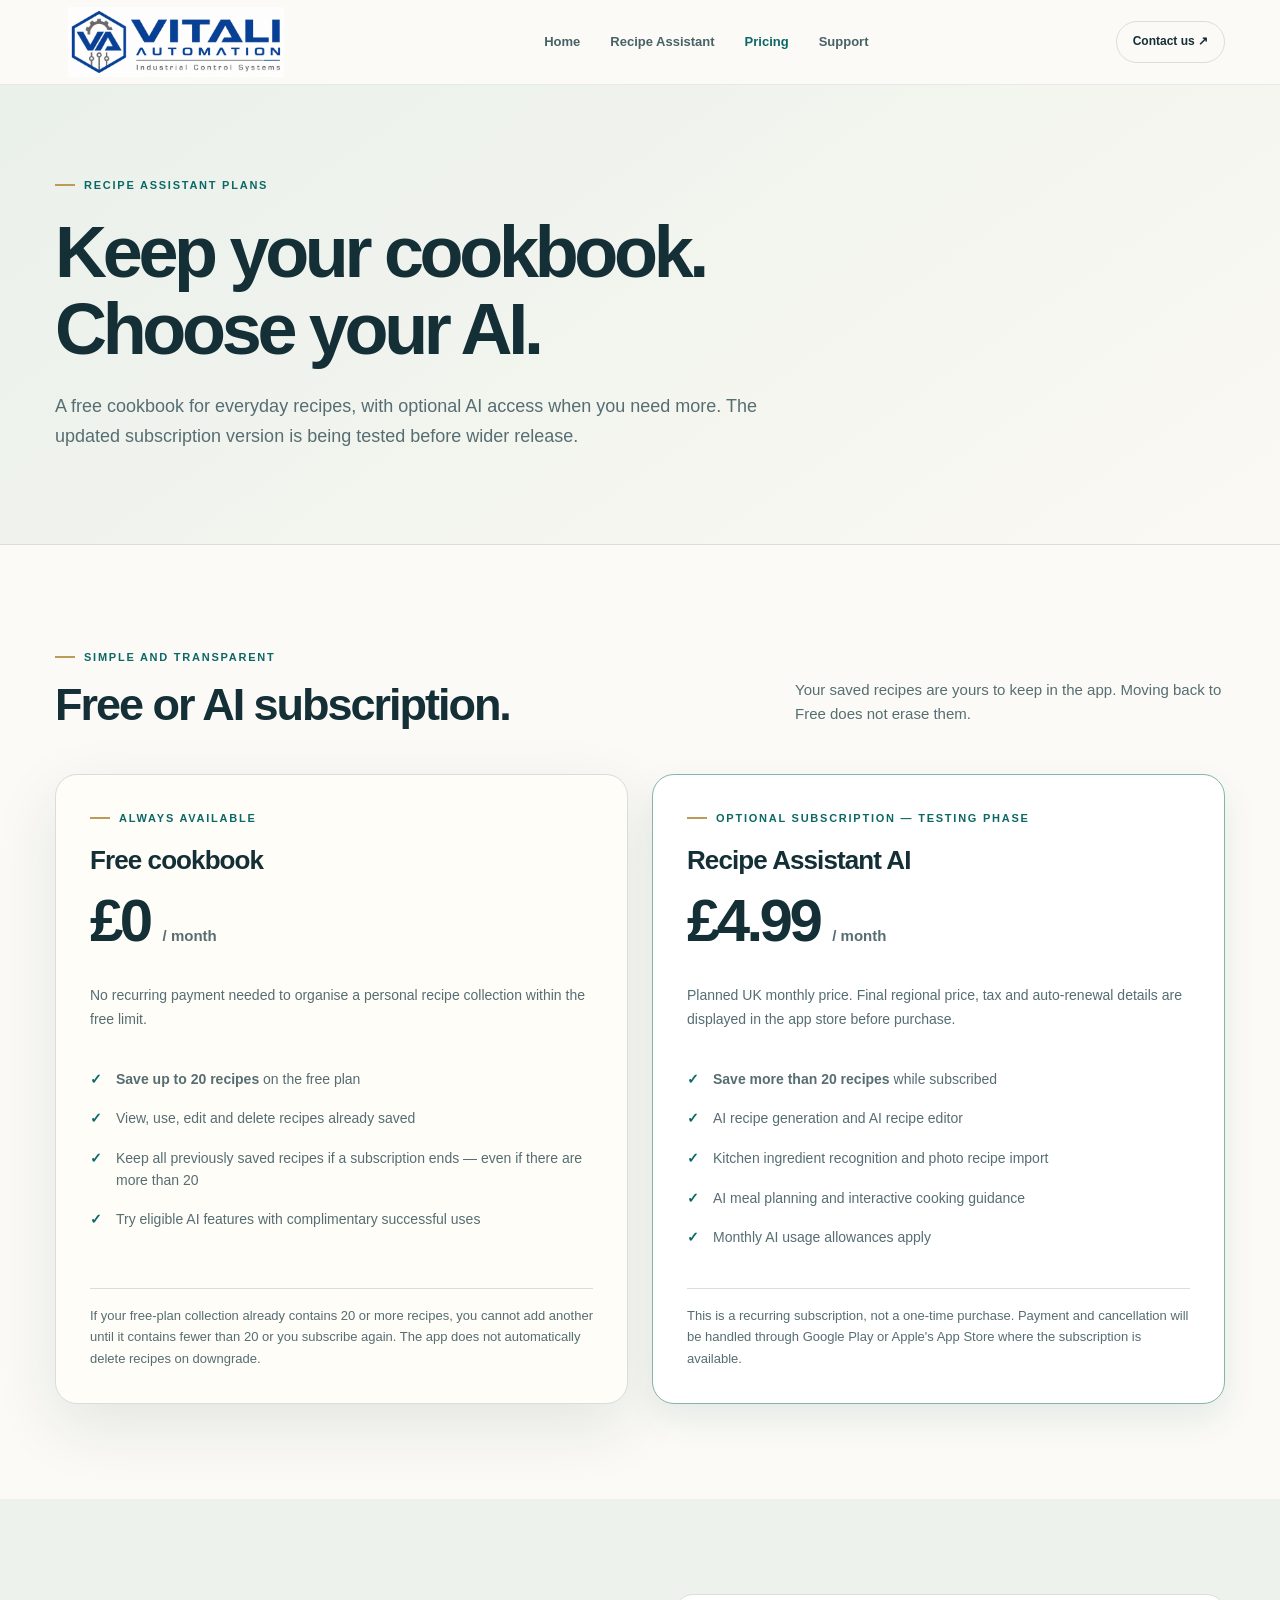
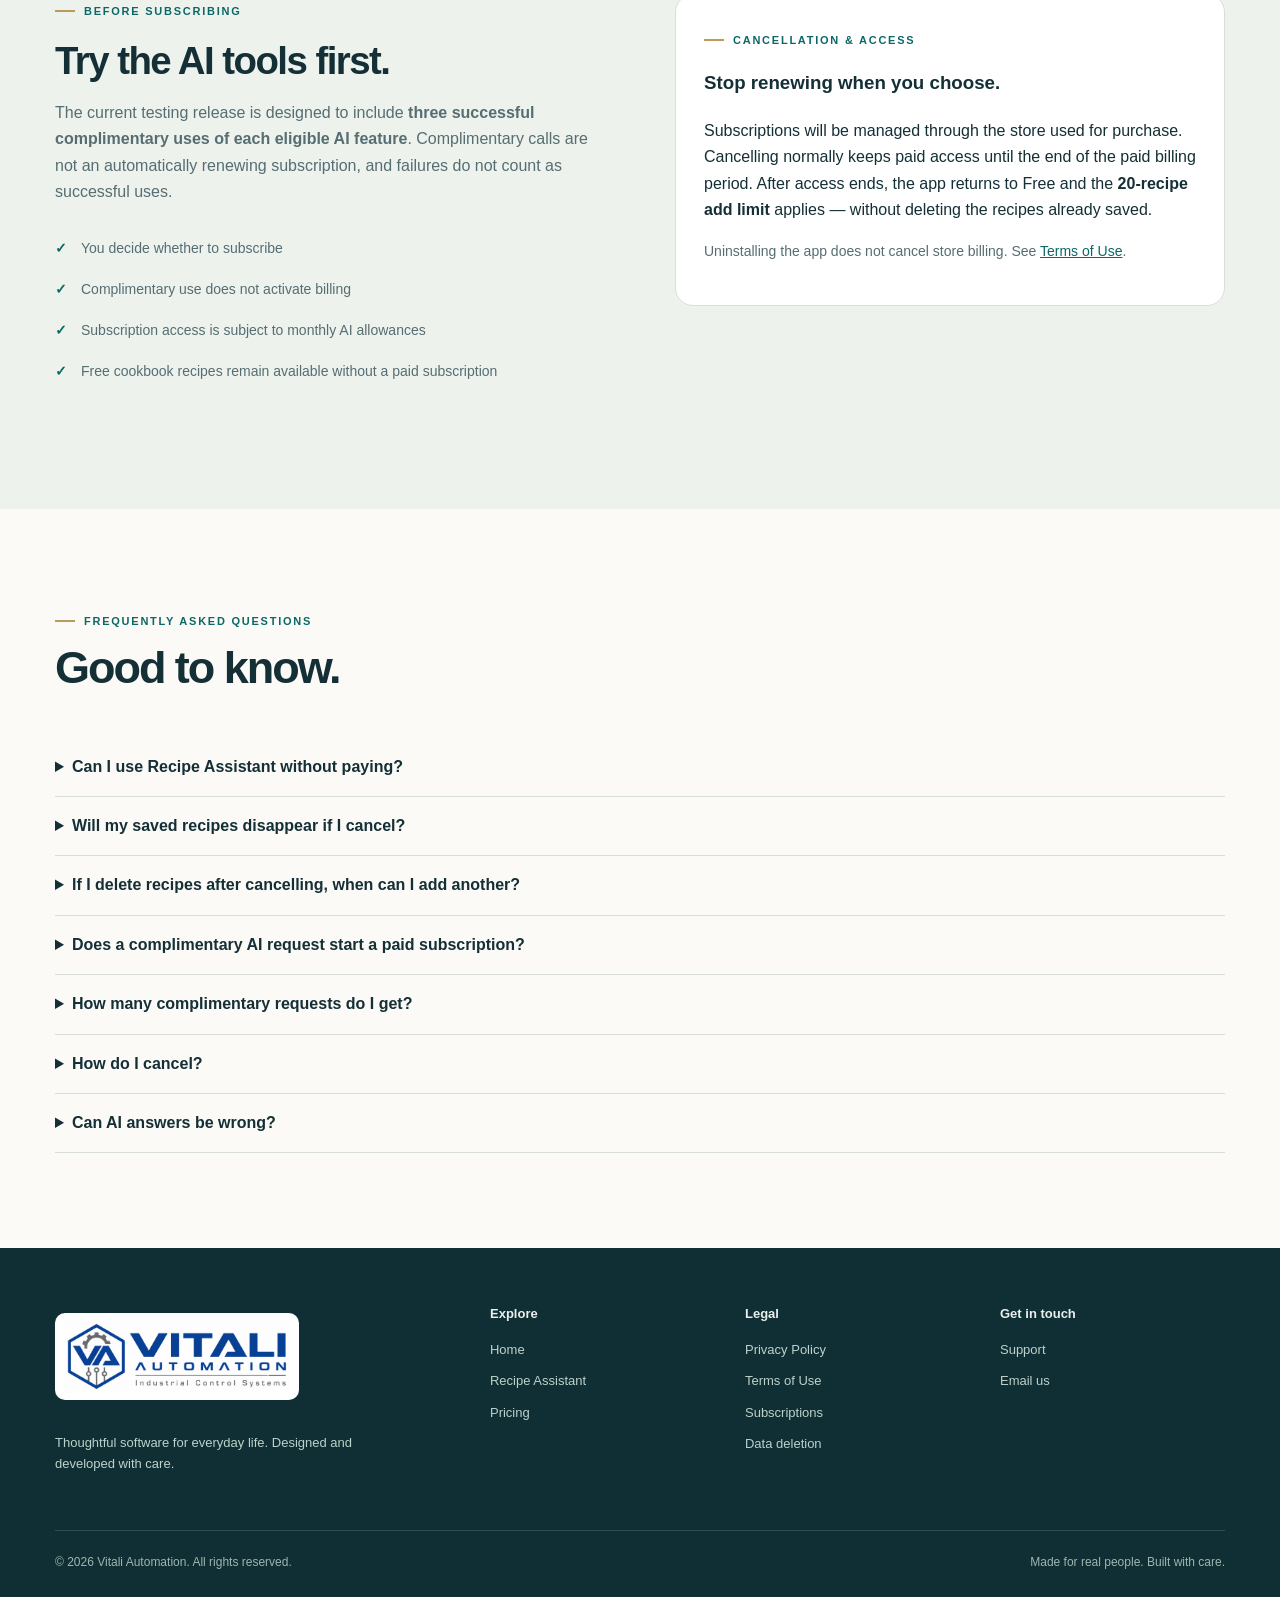
<file: subscriptions.html>
<!DOCTYPE html>

<html lang="en"><head><meta charset="utf-8"/><meta content="width=device-width, initial-scale=1" name="viewport"/><meta content="index,follow" name="robots"/><meta content="Planned Recipe Assistant subscription pricing and complimentary AI access." name="description"/><meta content="#0b6866" name="theme-color"/><title>AI access and pricing | Vitali Automation</title><link href="favicon.png" rel="icon" type="image/png"/><link href="site-v5.css" rel="stylesheet"/></head><body class=""><a href="#main" onblur="this.style.left='-10000px'" onfocus="this.style.left='10px'" style="position:absolute;left:-10000px;top:0">Skip to content</a><header class="site-header"><div class="container nav"><a aria-label="Vitali Automation home" class="brand" href="index.html"><img alt="Vitali Automation — Industrial Control Systems" class="official-wordmark" height="94" src="vitali-automation-logo.png" width="300"/></a><button aria-expanded="false" aria-label="Toggle navigation" class="menu-button" type="button"><svg fill="none" stroke="currentColor" stroke-width="2" viewbox="0 0 24 24"><path d="M3 6h18M3 12h18M3 18h18"></path></svg></button><nav aria-label="Main navigation" class="navlinks"><a href="index.html">Home</a><a href="recipe-assistant.html">Recipe Assistant</a><a aria-current="page" href="subscriptions.html">Pricing</a><a href="support.html">Support</a></nav><a class="nav-action" href="mailto:vitaliautomation@gmail.com">Contact us ↗</a></div></header><main id="main">
<section class="page-hero"><div class="container"><div class="eyebrow">Recipe Assistant plans</div>
<h1>Keep your cookbook.<br/>Choose your AI.</h1>
<p class="lede">A free cookbook for everyday recipes, with optional AI access when you need more. The updated subscription version is being tested before wider release.</p></div></section>
<section class="section pricing-overview"><div class="container">
<div class="section-head"><div><div class="eyebrow">Simple and transparent</div><h2>Free or AI subscription.</h2></div><p>Your saved recipes are yours to keep in the app. Moving back to Free does not erase them.</p></div>
<div class="pricing-plans">
<article class="price-card price-plan price-plan-free"><div class="eyebrow">Always available</div><h3>Free cookbook</h3><div class="price">£0 <span>/ month</span></div>
<p class="subline">No recurring payment needed to organise a personal recipe collection within the free limit.</p>
<ul class="list-check"><li><strong>Save up to 20 recipes</strong> on the free plan</li><li>View, use, edit and delete recipes already saved</li><li>Keep all previously saved recipes if a subscription ends — even if there are more than 20</li><li>Try eligible AI features with complimentary successful uses</li></ul>
<p class="plan-smallprint">If your free-plan collection already contains 20 or more recipes, you cannot add another until it contains fewer than 20 or you subscribe again. The app does not automatically delete recipes on downgrade.</p>
</article>
<article class="price-card price-plan price-plan-pro"><div class="eyebrow">Optional subscription — testing phase</div><h3>Recipe Assistant AI</h3><div class="price">£4.99 <span>/ month</span></div>
<p class="subline">Planned UK monthly price. Final regional price, tax and auto-renewal details are displayed in the app store before purchase.</p>
<ul class="list-check"><li><strong>Save more than 20 recipes</strong> while subscribed</li><li>AI recipe generation and AI recipe editor</li><li>Kitchen ingredient recognition and photo recipe import</li><li>AI meal planning and interactive cooking guidance</li><li>Monthly AI usage allowances apply</li></ul>
<p class="plan-smallprint">This is a recurring subscription, not a one-time purchase. Payment and cancellation will be handled through Google Play or Apple's App Store where the subscription is available.</p>
</article>
</div>
</div></section>
<section class="section tinted"><div class="container split" style="align-items:start">
<div><div class="eyebrow">Before subscribing</div><h2 class="standard-h2">Try the AI tools first.</h2><p class="muted">The current testing release is designed to include <strong>three successful complimentary uses of each eligible AI feature</strong>. Complimentary calls are not an automatically renewing subscription, and failures do not count as successful uses.</p><ul class="list-check"><li>You decide whether to subscribe</li><li>Complimentary use does not activate billing</li><li>Subscription access is subject to monthly AI allowances</li><li>Free cookbook recipes remain available without a paid subscription</li></ul></div>
<div class="callout"><div class="eyebrow">Cancellation &amp; access</div><h3>Stop renewing when you choose.</h3><p>Subscriptions will be managed through the store used for purchase. Cancelling normally keeps paid access until the end of the paid billing period. After access ends, the app returns to Free and the <strong>20-recipe add limit</strong> applies — without deleting the recipes already saved.</p><p class="subline">Uninstalling the app does not cancel store billing. See <a class="inline-link" href="terms.html">Terms of Use</a>.</p></div></div></section>
<section class="section"><div class="container"><div class="section-head"><div><div class="eyebrow">Frequently asked questions</div><h2>Good to know.</h2></div></div><div class="faq">
<details><summary>Can I use Recipe Assistant without paying?</summary><p>Yes. The free cookbook allows up to 20 saved recipes, and you can still view, use, edit and delete the recipes in your collection. Eligible AI features also have a limited number of successful complimentary uses.</p></details>
<details><summary>Will my saved recipes disappear if I cancel?</summary><p>No. Your existing saved recipes remain available to view, use, edit and delete when subscription access ends. On Free, you cannot add new recipes while your collection contains 20 or more; you can add again once it falls below 20, or if you subscribe again.</p></details>
<details><summary>If I delete recipes after cancelling, when can I add another?</summary><p>Once your collection contains fewer than 20 recipes, you can add another until it reaches 20 again. If it contains 20 or more, adding is blocked on Free; existing recipes remain accessible.</p></details>
<details><summary>Does a complimentary AI request start a paid subscription?</summary><p>No. There is no automatic conversion to a paid subscription. A paid purchase must be actively confirmed through the relevant app store.</p></details>
<details><summary>How many complimentary requests do I get?</summary><p>The testing release is designed to offer three <em>successful</em> complimentary uses of each eligible AI feature. If an operation fails, it should not consume a successful-use allowance.</p></details>
<details><summary>How do I cancel?</summary><p>Manage your subscription through Google Play or Apple, depending on where you bought it. Cancelling stops future renewals according to the store terms, while access normally continues through the paid period. Deleting the app alone does not cancel the subscription.</p></details>
<details><summary>Can AI answers be wrong?</summary><p>Yes. Check ingredients, allergens, quantities, food storage and cooking temperatures independently, especially when preparing food for other people.</p></details>
</div></div></section></main><footer class="footer"><div class="container"><div class="footer-top"><div><a class="brand" href="index.html"><img alt="Vitali Automation — Industrial Control Systems" class="official-wordmark" height="94" src="vitali-automation-logo.png" width="300"/></a><p>Thoughtful software for everyday life. Designed and developed with care.</p></div><div><h4>Explore</h4><a href="index.html">Home</a><a href="recipe-assistant.html">Recipe Assistant</a><a href="subscriptions.html">Pricing</a></div><div><h4>Legal</h4><a href="privacy-policy.html">Privacy Policy</a><a href="terms.html">Terms of Use</a><a href="subscriptions.html">Subscriptions</a><a href="data-deletion.html">Data deletion</a></div><div><h4>Get in touch</h4><a href="support.html">Support</a><a href="mailto:vitaliautomation@gmail.com">Email us</a></div></div><div class="footer-bottom"><span>© <span data-year="">2026</span> Vitali Automation. All rights reserved.</span><span>Made for real people. Built with care.</span></div></div></footer><script defer="" src="site.js"></script></body></html>
</file>
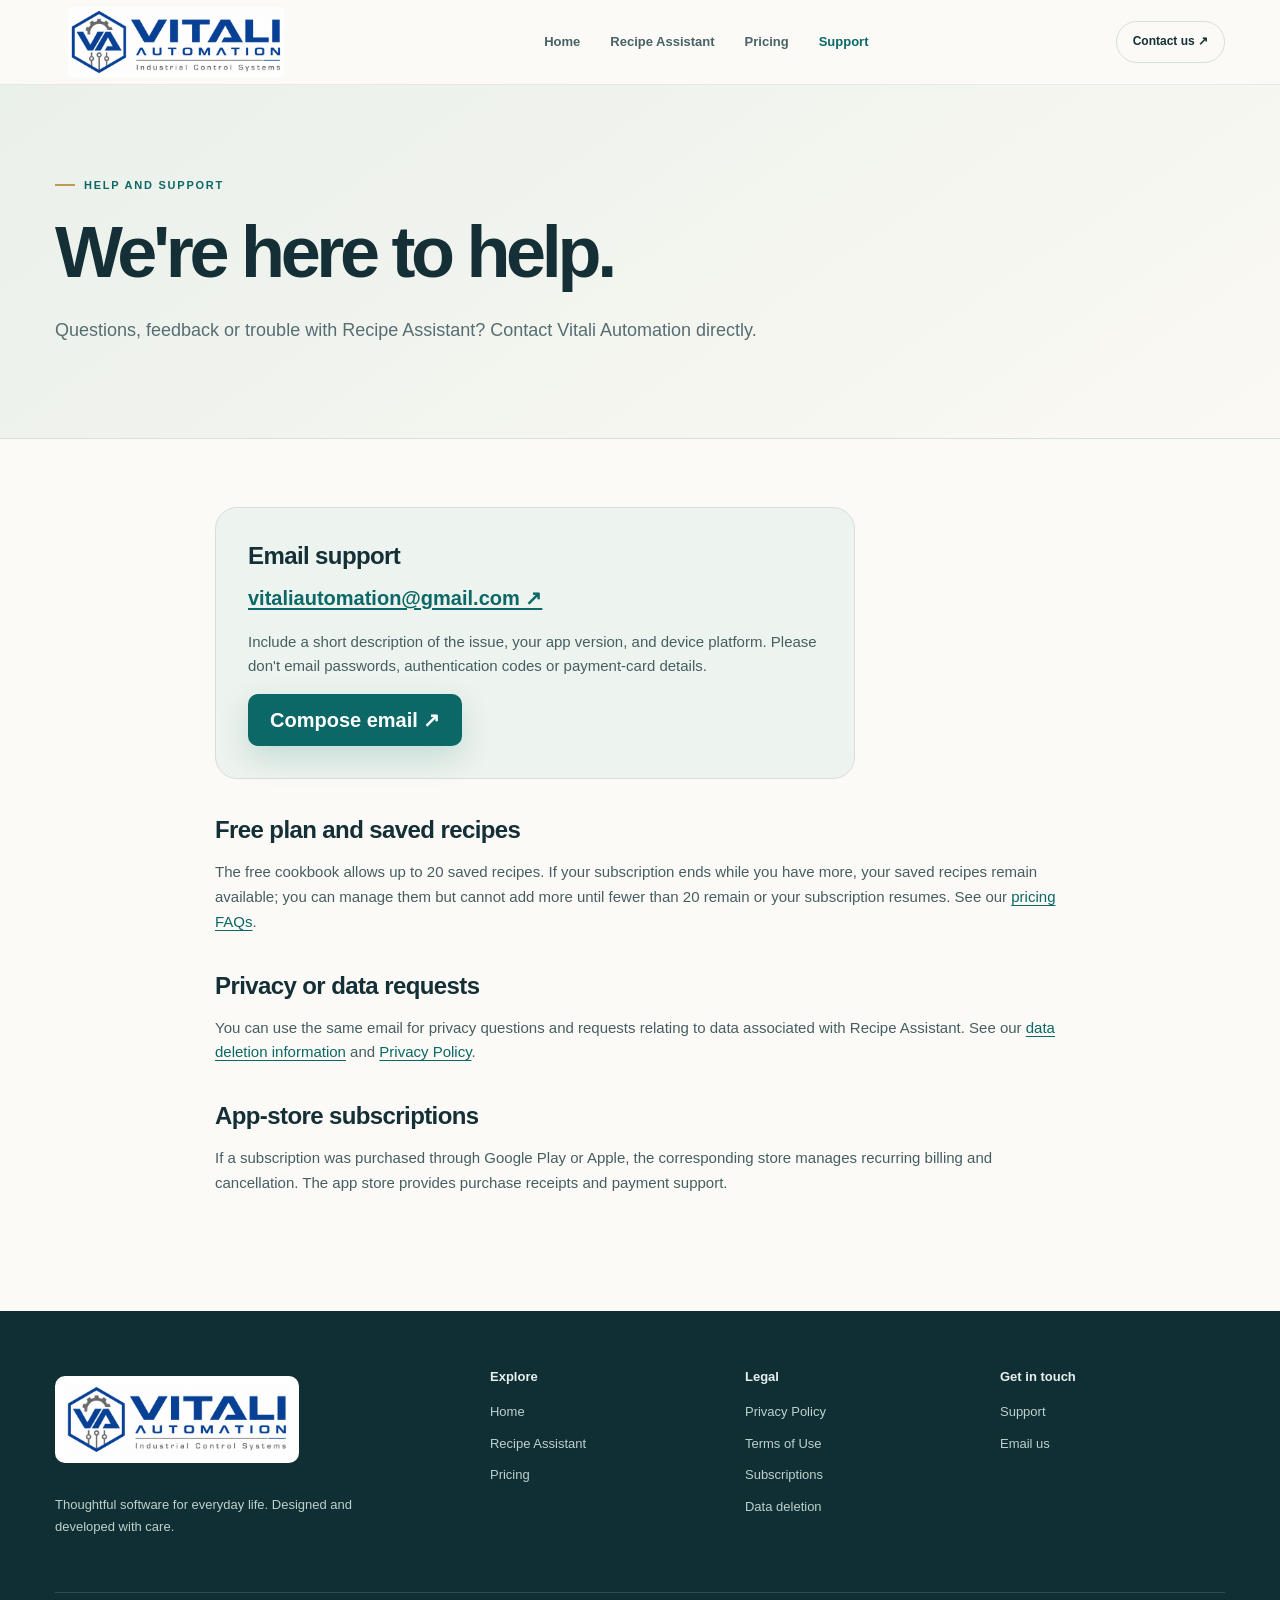
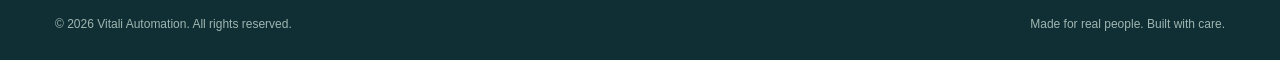
<file: support.html>
<!DOCTYPE html>

<html lang="en"><head><meta charset="utf-8"/><meta content="width=device-width, initial-scale=1" name="viewport"/><meta content="index,follow" name="robots"/><meta content="Get help with Recipe Assistant or contact Vitali Automation." name="description"/><meta content="#0b6866" name="theme-color"/><title>Contact and support | Vitali Automation</title><link href="favicon.png" rel="icon" type="image/png"/><link href="site-v5.css" rel="stylesheet"/></head><body class=""><a href="#main" onblur="this.style.left='-10000px'" onfocus="this.style.left='10px'" style="position:absolute;left:-10000px;top:0">Skip to content</a><header class="site-header"><div class="container nav"><a aria-label="Vitali Automation home" class="brand" href="index.html"><img alt="Vitali Automation — Industrial Control Systems" class="official-wordmark" height="94" src="vitali-automation-logo.png" width="300"/></a><button aria-expanded="false" aria-label="Toggle navigation" class="menu-button" type="button"><svg fill="none" stroke="currentColor" stroke-width="2" viewbox="0 0 24 24"><path d="M3 6h18M3 12h18M3 18h18"></path></svg></button><nav aria-label="Main navigation" class="navlinks"><a href="index.html">Home</a><a href="recipe-assistant.html">Recipe Assistant</a><a href="subscriptions.html">Pricing</a><a aria-current="page" href="support.html">Support</a></nav><a class="nav-action" href="mailto:vitaliautomation@gmail.com">Contact us ↗</a></div></header><main id="main"><section class="page-hero"><div class="container"><div class="eyebrow">Help and support</div><h1>We're here to help.</h1><p class="lede">Questions, feedback or trouble with Recipe Assistant? Contact Vitali Automation directly.</p></div></section><div class="container"><div class="content"><div class="support-card"><h2 style="margin-top:0">Email support</h2><a href="mailto:vitaliautomation@gmail.com">vitaliautomation@gmail.com ↗</a><p>Include a short description of the issue, your app version, and device platform. Please don't email passwords, authentication codes or payment-card details.</p><a class="btn primary" href="mailto:vitaliautomation@gmail.com?subject=Recipe%20Assistant%20support" style="color:white;text-decoration:none">Compose email ↗</a></div><h2>Free plan and saved recipes</h2><p>The free cookbook allows up to 20 saved recipes. If your subscription ends while you have more, your saved recipes remain available; you can manage them but cannot add more until fewer than 20 remain or your subscription resumes. See our <a href="subscriptions.html">pricing FAQs</a>.</p><h2>Privacy or data requests</h2><p>You can use the same email for privacy questions and requests relating to data associated with Recipe Assistant. See our <a href="data-deletion.html">data deletion information</a> and <a href="privacy-policy.html">Privacy Policy</a>.</p><h2>App-store subscriptions</h2><p>If a subscription was purchased through Google Play or Apple, the corresponding store manages recurring billing and cancellation. The app store provides purchase receipts and payment support.</p></div></div></main><footer class="footer"><div class="container"><div class="footer-top"><div><a class="brand" href="index.html"><img alt="Vitali Automation — Industrial Control Systems" class="official-wordmark" height="94" src="vitali-automation-logo.png" width="300"/></a><p>Thoughtful software for everyday life. Designed and developed with care.</p></div><div><h4>Explore</h4><a href="index.html">Home</a><a href="recipe-assistant.html">Recipe Assistant</a><a href="subscriptions.html">Pricing</a></div><div><h4>Legal</h4><a href="privacy-policy.html">Privacy Policy</a><a href="terms.html">Terms of Use</a><a href="subscriptions.html">Subscriptions</a><a href="data-deletion.html">Data deletion</a></div><div><h4>Get in touch</h4><a href="support.html">Support</a><a href="mailto:vitaliautomation@gmail.com">Email us</a></div></div><div class="footer-bottom"><span>© <span data-year="">2026</span> Vitali Automation. All rights reserved.</span><span>Made for real people. Built with care.</span></div></div></footer><script defer="" src="site.js"></script></body></html>
</file>
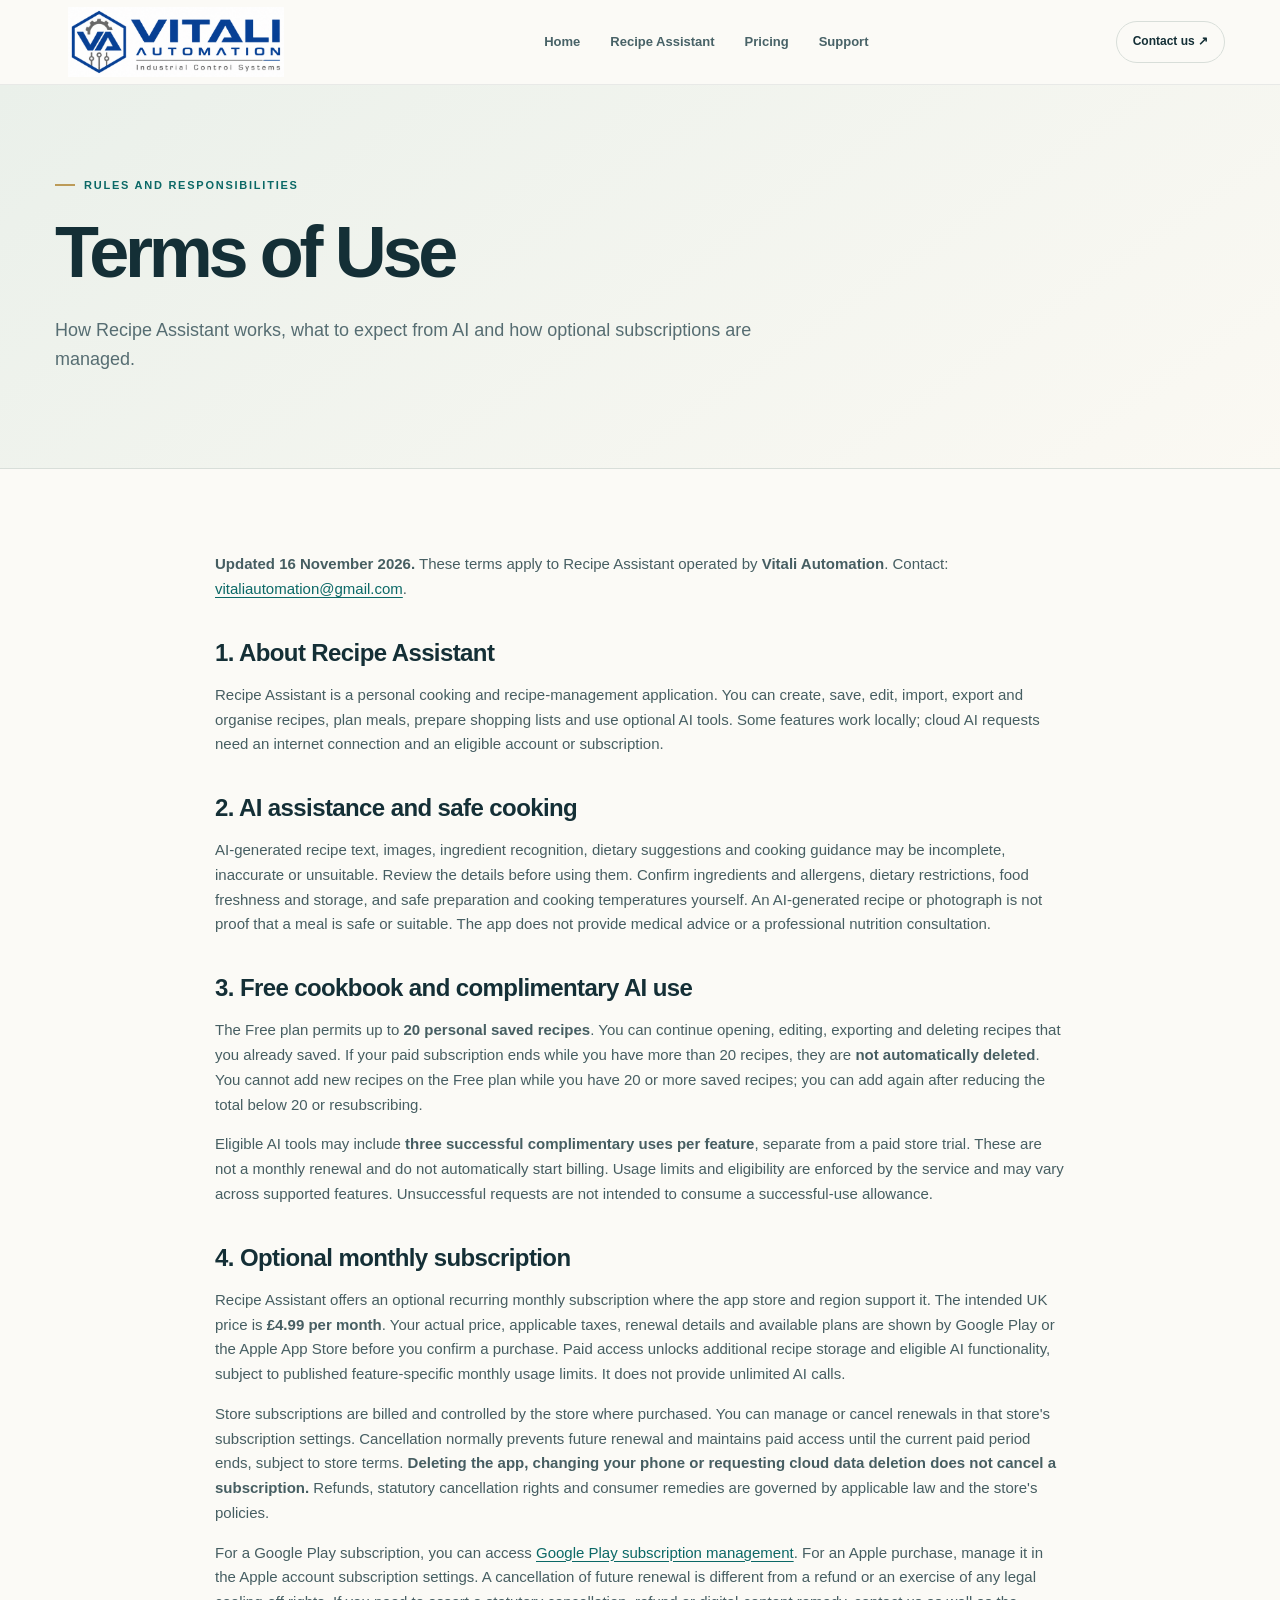
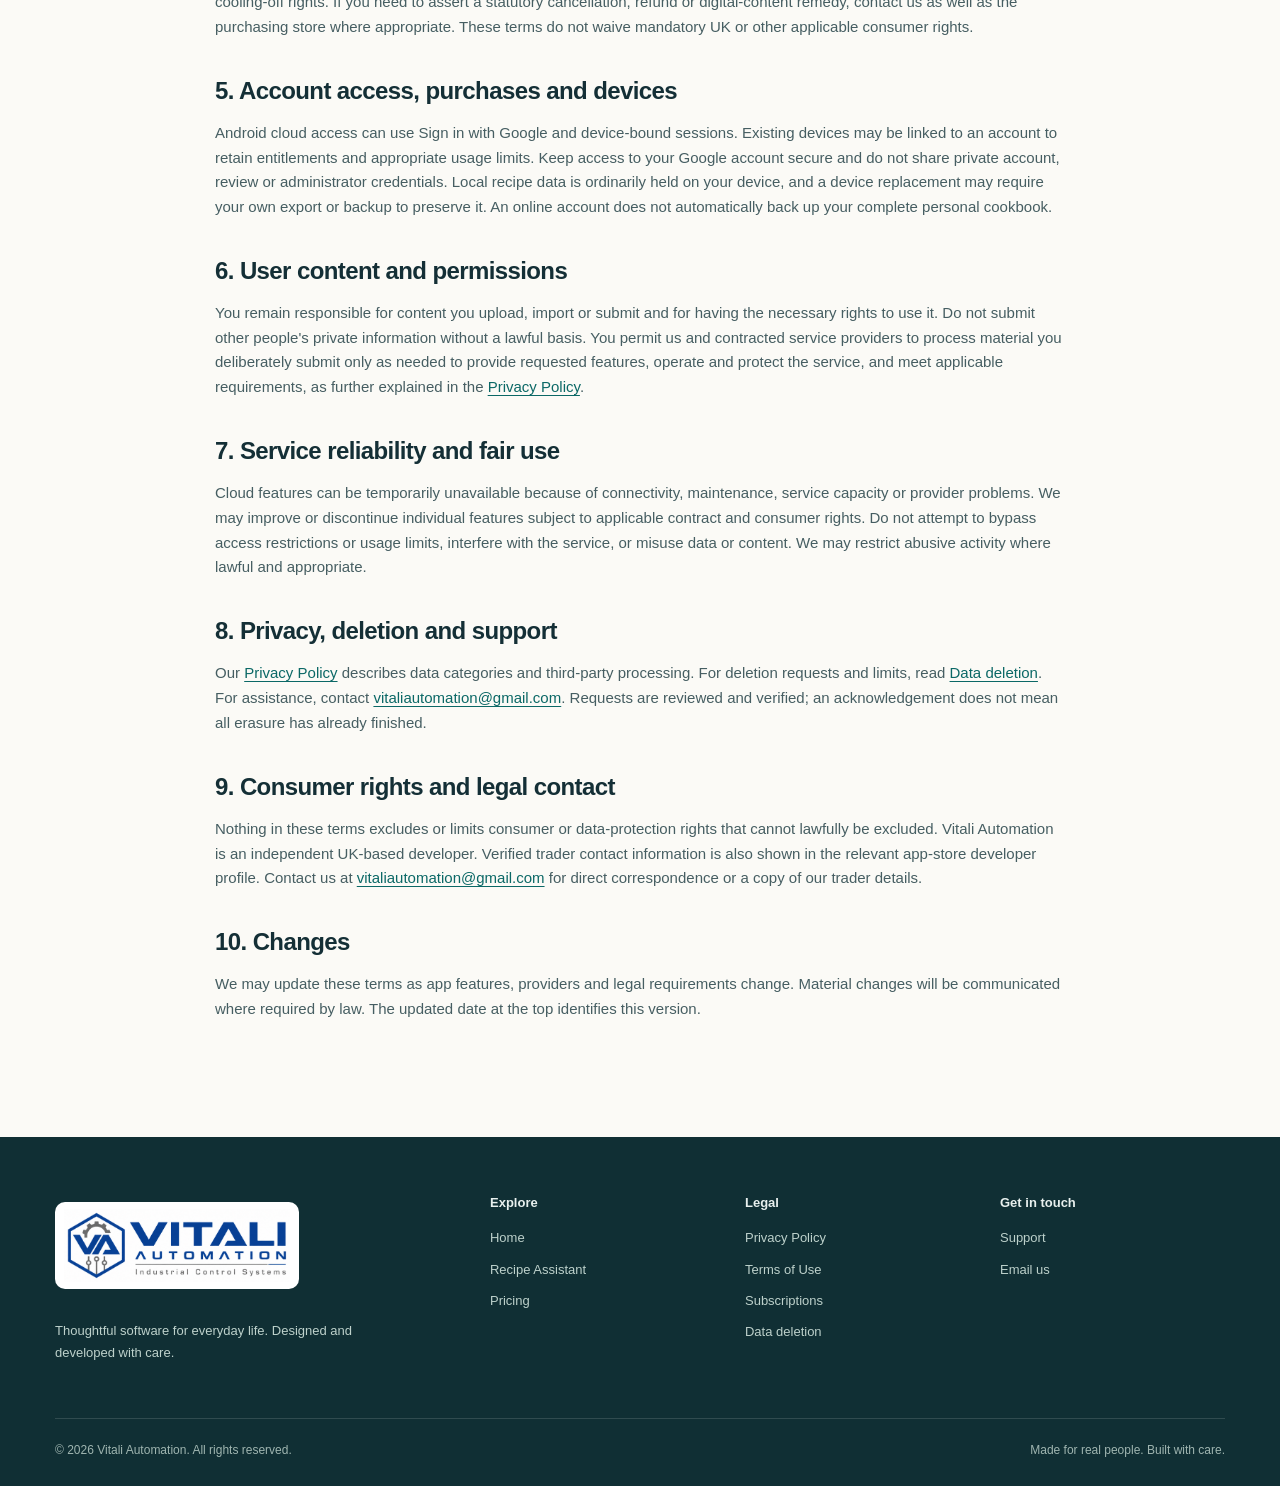
<file: terms.html>
<!DOCTYPE html>

<html lang="en"><head><meta charset="utf-8"/><meta content="width=device-width, initial-scale=1" name="viewport"/><meta content="index,follow" name="robots"/><meta content="Terms for Recipe Assistant, including AI assistance, subscriptions, account access and consumer rights." name="description"/><meta content="#0b6866" name="theme-color"/><title>Recipe Assistant Terms of Use | Vitali Automation</title><link href="favicon.png" rel="icon" type="image/png"/><link href="site-v5.css" rel="stylesheet"/></head><body class=""><a href="#main" onblur="this.style.left='-10000px'" onfocus="this.style.left='10px'" style="position:absolute;left:-10000px;top:0">Skip to content</a><header class="site-header"><div class="container nav"><a aria-label="Vitali Automation home" class="brand" href="index.html"><img alt="Vitali Automation — Industrial Control Systems" class="official-wordmark" height="94" src="vitali-automation-logo.png" width="300"/></a><button aria-expanded="false" aria-label="Toggle navigation" class="menu-button" type="button"><svg fill="none" stroke="currentColor" stroke-width="2" viewbox="0 0 24 24"><path d="M3 6h18M3 12h18M3 18h18"></path></svg></button><nav aria-label="Main navigation" class="navlinks"><a href="index.html">Home</a><a href="recipe-assistant.html">Recipe Assistant</a><a href="subscriptions.html">Pricing</a><a href="support.html">Support</a></nav><a class="nav-action" href="mailto:vitaliautomation@gmail.com">Contact us ↗</a></div></header><main id="main"><section class="page-hero"><div class="container"><div class="eyebrow">Rules and responsibilities</div><h1>Terms of Use</h1><p class="lede">How Recipe Assistant works, what to expect from AI and how optional subscriptions are managed.</p></div></section><div class="container"><article class="content"><p><strong>Updated 16 November 2026.</strong> These terms apply to Recipe Assistant operated by <strong>Vitali Automation</strong>. Contact: <a href="mailto:vitaliautomation@gmail.com">vitaliautomation@gmail.com</a>.</p>
<h2>1. About Recipe Assistant</h2><p>Recipe Assistant is a personal cooking and recipe-management application. You can create, save, edit, import, export and organise recipes, plan meals, prepare shopping lists and use optional AI tools. Some features work locally; cloud AI requests need an internet connection and an eligible account or subscription.</p>
<h2>2. AI assistance and safe cooking</h2><p>AI-generated recipe text, images, ingredient recognition, dietary suggestions and cooking guidance may be incomplete, inaccurate or unsuitable. Review the details before using them. Confirm ingredients and allergens, dietary restrictions, food freshness and storage, and safe preparation and cooking temperatures yourself. An AI-generated recipe or photograph is not proof that a meal is safe or suitable. The app does not provide medical advice or a professional nutrition consultation.</p>
<h2>3. Free cookbook and complimentary AI use</h2><p>The Free plan permits up to <strong>20 personal saved recipes</strong>. You can continue opening, editing, exporting and deleting recipes that you already saved. If your paid subscription ends while you have more than 20 recipes, they are <strong>not automatically deleted</strong>. You cannot add new recipes on the Free plan while you have 20 or more saved recipes; you can add again after reducing the total below 20 or resubscribing.</p><p>Eligible AI tools may include <strong>three successful complimentary uses per feature</strong>, separate from a paid store trial. These are not a monthly renewal and do not automatically start billing. Usage limits and eligibility are enforced by the service and may vary across supported features. Unsuccessful requests are not intended to consume a successful-use allowance.</p>
<h2>4. Optional monthly subscription</h2><p>Recipe Assistant offers an optional recurring monthly subscription where the app store and region support it. The intended UK price is <strong>£4.99 per month</strong>. Your actual price, applicable taxes, renewal details and available plans are shown by Google Play or the Apple App Store before you confirm a purchase. Paid access unlocks additional recipe storage and eligible AI functionality, subject to published feature-specific monthly usage limits. It does not provide unlimited AI calls.</p><p>Store subscriptions are billed and controlled by the store where purchased. You can manage or cancel renewals in that store's subscription settings. Cancellation normally prevents future renewal and maintains paid access until the current paid period ends, subject to store terms. <strong>Deleting the app, changing your phone or requesting cloud data deletion does not cancel a subscription.</strong> Refunds, statutory cancellation rights and consumer remedies are governed by applicable law and the store's policies.</p><p>For a Google Play subscription, you can access <a href="https://play.google.com/store/account/subscriptions" rel="noopener noreferrer" target="_blank">Google Play subscription management</a>. For an Apple purchase, manage it in the Apple account subscription settings. A cancellation of future renewal is different from a refund or an exercise of any legal cooling-off rights. If you need to assert a statutory cancellation, refund or digital-content remedy, contact us as well as the purchasing store where appropriate. These terms do not waive mandatory UK or other applicable consumer rights.</p>
<h2>5. Account access, purchases and devices</h2><p>Android cloud access can use Sign in with Google and device-bound sessions. Existing devices may be linked to an account to retain entitlements and appropriate usage limits. Keep access to your Google account secure and do not share private account, review or administrator credentials. Local recipe data is ordinarily held on your device, and a device replacement may require your own export or backup to preserve it. An online account does not automatically back up your complete personal cookbook.</p>
<h2>6. User content and permissions</h2><p>You remain responsible for content you upload, import or submit and for having the necessary rights to use it. Do not submit other people's private information without a lawful basis. You permit us and contracted service providers to process material you deliberately submit only as needed to provide requested features, operate and protect the service, and meet applicable requirements, as further explained in the <a href="privacy-policy.html">Privacy Policy</a>.</p>
<h2>7. Service reliability and fair use</h2><p>Cloud features can be temporarily unavailable because of connectivity, maintenance, service capacity or provider problems. We may improve or discontinue individual features subject to applicable contract and consumer rights. Do not attempt to bypass access restrictions or usage limits, interfere with the service, or misuse data or content. We may restrict abusive activity where lawful and appropriate.</p>
<h2>8. Privacy, deletion and support</h2><p>Our <a href="privacy-policy.html">Privacy Policy</a> describes data categories and third-party processing. For deletion requests and limits, read <a href="data-deletion.html">Data deletion</a>. For assistance, contact <a href="mailto:vitaliautomation@gmail.com">vitaliautomation@gmail.com</a>. Requests are reviewed and verified; an acknowledgement does not mean all erasure has already finished.</p>
<h2>9. Consumer rights and legal contact</h2><p>Nothing in these terms excludes or limits consumer or data-protection rights that cannot lawfully be excluded. Vitali Automation is an independent UK-based developer. Verified trader contact information is also shown in the relevant app-store developer profile. Contact us at <a href="mailto:vitaliautomation@gmail.com">vitaliautomation@gmail.com</a> for direct correspondence or a copy of our trader details.</p>
<h2>10. Changes</h2><p>We may update these terms as app features, providers and legal requirements change. Material changes will be communicated where required by law. The updated date at the top identifies this version.</p></article></div></main><footer class="footer"><div class="container"><div class="footer-top"><div><a class="brand" href="index.html"><img alt="Vitali Automation — Industrial Control Systems" class="official-wordmark" height="94" src="vitali-automation-logo.png" width="300"/></a><p>Thoughtful software for everyday life. Designed and developed with care.</p></div><div><h4>Explore</h4><a href="index.html">Home</a><a href="recipe-assistant.html">Recipe Assistant</a><a href="subscriptions.html">Pricing</a></div><div><h4>Legal</h4><a href="privacy-policy.html">Privacy Policy</a><a href="terms.html">Terms of Use</a><a href="subscriptions.html">Subscriptions</a><a href="data-deletion.html">Data deletion</a></div><div><h4>Get in touch</h4><a href="support.html">Support</a><a href="mailto:vitaliautomation@gmail.com">Email us</a></div></div><div class="footer-bottom"><span>© <span data-year="">2026</span> Vitali Automation. All rights reserved.</span><span>Made for real people. Built with care.</span></div></div></footer><script defer="" src="site.js"></script></body></html>
</file>
<file: site-v5.css>
:root{--ink:#142f36;--muted:#566d72;--teal:#0b6866;--teal2:#087d75;--sand:#f4f0e6;--cream:#fbfaf6;--line:#d8ded9;--gold:#bc9b58;--rust:#a5653f;--white:#fff;--shadow:0 22px 64px rgba(15,40,41,.10)}
*{box-sizing:border-box}html{scroll-behavior:smooth}body{margin:0;font-family:'DM Sans',Arial,sans-serif;color:var(--ink);background:var(--cream);line-height:1.65}a{color:inherit;text-decoration:none}button{font:inherit}a:focus-visible,button:focus-visible{outline:3px solid #f3bb59;outline-offset:3px}img{max-width:100%}.container{width:min(1170px,calc(100% - 44px));margin-inline:auto}.site-header{position:sticky;top:0;z-index:40;background:rgba(251,250,246,.96);border-bottom:1px solid rgba(20,47,54,.08);backdrop-filter:blur(20px)}.nav{min-height:80px;display:flex;align-items:center;justify-content:space-between;gap:25px}.brand{display:flex;gap:12px;align-items:center;font-family:Manrope,sans-serif;font-size:17px;font-weight:800;letter-spacing:-.025em;white-space:nowrap}.brand svg{width:41px;height:41px}.brand small{display:block;font-size:9px;letter-spacing:.16em;font-weight:800;text-transform:uppercase;color:var(--teal)}.navlinks{display:flex;gap:30px;align-items:center}.navlinks a{font-size:13px;font-weight:700;color:#486267}.navlinks a:hover,.navlinks a[aria-current=page]{color:var(--teal)}.nav .nav-action{border:1px solid var(--line);padding:10px 16px;border-radius:100px;font-size:12px;font-weight:800;white-space:nowrap}.menu-button{display:none;border:0;background:transparent;padding:9px;cursor:pointer}.menu-button svg{height:24px;width:24px}.eyebrow{display:inline-flex;gap:9px;align-items:center;text-transform:uppercase;letter-spacing:.16em;color:var(--teal);font-weight:800;font-size:11px}.eyebrow::before{content:'';width:20px;height:2px;background:var(--gold)}.hero{position:relative;overflow:hidden;background:radial-gradient(circle at 95% 5%,#dce6dc 0,transparent 40%),linear-gradient(155deg,#fbfaf6 26%,#f0f1e9 100%);border-bottom:1px solid var(--line)}.hero .container{display:grid;grid-template-columns:1.08fr .92fr;align-items:center;gap:70px;padding-block:105px 105px}.hero h1,.page-hero h1{font:800 clamp(44px,5.7vw,72px)/1.06 Manrope,sans-serif;letter-spacing:-.06em;margin:20px 0 25px}.hero h1 em{font-style:normal;color:var(--teal)}.lede{font-size:18px;color:var(--muted);max-width:580px}.hero-actions{display:flex;gap:13px;align-items:center;flex-wrap:wrap;margin-top:34px}.btn{display:inline-flex;align-items:center;justify-content:center;border-radius:10px;padding:14px 22px;font-weight:800;font-size:13px;line-height:1.2;transition:transform .2s,box-shadow .2s}.btn:hover{transform:translateY(-2px)}.btn.primary{background:var(--teal);color:#fff;box-shadow:0 12px 30px rgba(8,104,102,.17)}.btn.secondary{border:1px solid #b8c8c4;background:#fff;color:var(--ink)}.tiny-note{font-size:12px;color:#718080;margin-top:19px}.visual{position:relative;min-height:500px;display:grid;place-items:center}.visual::before{content:'';position:absolute;width:420px;height:420px;border-radius:50%;background:#d5e4de;filter:blur(1px)}.engineering-card{position:relative;width:min(100%,470px);background:#123d42;border-radius:24px;padding:33px;box-shadow:var(--shadow);color:white;transform:rotate(-2deg);overflow:hidden}.engineering-card::after{content:'';position:absolute;inset:0;pointer-events:none;opacity:.17;background:repeating-linear-gradient(90deg,transparent 0 38px,#8dd1c2 39px 40px),repeating-linear-gradient(0deg,transparent 0 38px,#8dd1c2 39px 40px)}.engineering-card>*{position:relative;z-index:1}.bar-top{display:flex;justify-content:space-between;align-items:center;color:#c5e6dc;font-size:12px;font-weight:800;letter-spacing:.1em}.dot-row{display:flex;gap:5px}.dot-row i{height:7px;width:7px;border-radius:50%;background:#aacac3}.wire-mark{display:grid;place-items:center;height:210px}.wire-mark svg{width:230px;height:190px;overflow:visible}.engineering-card h3{font:800 28px/1.1 Manrope,sans-serif;letter-spacing:-.04em;margin:0 0 8px}.engineering-card p{font-size:13px;color:#d3dfdc;margin:0}.float-pill{position:absolute;right:-16px;bottom:35px;z-index:3;background:white;color:var(--ink);padding:15px 18px;border-radius:13px;box-shadow:var(--shadow);font-weight:800;font-size:12px;transform:rotate(3deg)}.float-pill span{color:var(--teal)}.section{padding-block:95px}.section.tinted{background:#edf2ed}.section-head{display:flex;justify-content:space-between;gap:28px;align-items:end;margin-bottom:32px}.section-head h2{font:800 clamp(29px,3.7vw,45px)/1.14 Manrope,sans-serif;letter-spacing:-.045em;margin:12px 0}.section-head p{color:var(--muted);max-width:430px;font-size:15px}.grid-3{display:grid;grid-template-columns:repeat(3,1fr);gap:20px}.feature{background:white;border:1px solid var(--line);border-radius:17px;padding:29px;min-height:230px;transition:transform .2s,box-shadow .2s}.feature:hover{transform:translateY(-4px);box-shadow:0 12px 32px #123b3511}.feature .num{color:var(--teal);font-size:12px;letter-spacing:.15em;font-weight:800}.feature h3{font:800 19px/1.3 Manrope,sans-serif;letter-spacing:-.025em;margin:34px 0 10px}.feature p{color:var(--muted);margin:0;font-size:14px}.split{display:grid;grid-template-columns:1fr 1fr;align-items:center;gap:70px}.dark-panel{background:#103f41;color:white;padding:70px;border-radius:23px;position:relative;overflow:hidden}.dark-panel:after{content:'';position:absolute;right:-110px;top:-120px;width:340px;height:340px;border:1px solid #79b6a777;border-radius:50%;box-shadow:0 0 0 50px #ffffff05,0 0 0 105px #ffffff05}.dark-panel>*{position:relative;z-index:1}.dark-panel .eyebrow{color:#a8dbca}.dark-panel h2{font:800 41px/1.16 Manrope,sans-serif;letter-spacing:-.05em;margin:17px 0}.dark-panel p{color:#d1e5de}.list-check{list-style:none;padding:0;margin:22px 0}.list-check li{padding:9px 0 9px 26px;position:relative;font-size:14px;color:var(--muted)}.list-check li:before{content:'✓';position:absolute;left:0;color:var(--teal);font-weight:800}.footer{padding:55px 0 25px;background:#102f34;color:#e8f0ee}.footer-top{display:grid;grid-template-columns:1.8fr 1fr 1fr 1fr;gap:30px;padding-bottom:42px}.footer h4{font-size:13px;margin:0 0 14px}.footer a{display:block;font-size:13px;margin:10px 0;color:#bdd1cb}.footer a:hover{color:white}.footer p{font-size:13px;color:#bdd1cb;max-width:320px}.footer .brand{color:white}.footer-bottom{display:flex;align-items:center;justify-content:space-between;border-top:1px solid #ffffff22;padding-top:22px;color:#9fb5b0;font-size:12px;gap:12px}.page-hero{background:linear-gradient(145deg,#eaf0ea,#fbf9f3);padding:83px 0 75px;border-bottom:1px solid var(--line)}.page-hero h1{max-width:830px}.page-hero .lede{max-width:730px}.content{max-width:850px;margin:0 auto;padding:68px 0 100px}.content h2{font:800 24px/1.3 Manrope,sans-serif;letter-spacing:-.025em;margin:35px 0 10px}.content h3{font:800 17px Manrope,sans-serif}.content p,.content li{color:#465e62;font-size:15px}.content a{color:var(--teal);text-decoration:underline;text-underline-offset:3px}.content ul{padding-left:22px}.notice{background:#fff5df;border:1px solid #ead5a9;border-radius:12px;padding:15px 18px;color:#7a5530;font-size:13px;margin:25px 0}.notice strong{display:block;margin-bottom:3px;color:#654321}.recipe-hero{background:#f3ebdb;padding:84px 0}.recipe-hero .split{gap:45px}.recipe-hero h1{font:700 clamp(40px,5vw,65px)/1.1 'Playfair Display',Georgia,serif;letter-spacing:-.03em;margin:18px 0}.recipe-hero .lede{font-size:16px}.book{max-width:460px;margin:auto;transform:rotate(3deg);background:#fff7e8;border:13px solid #603d2d;border-left-width:30px;border-radius:15px 26px 26px 15px;padding:28px 25px;box-shadow:24px 24px 65px #7b644344, inset 6px 0 22px #af8c4a18;min-height:360px}.book .chapter{text-transform:uppercase;letter-spacing:.18em;color:#9d7e57;font-size:10px;font-weight:800}.book h3{font:700 30px 'Playfair Display',Georgia,serif;color:#603d2d;margin:10px 0}.book small{display:block;color:#9d7654}.book-art{font-size:95px;text-align:center;margin:14px auto}.book-footer{border-top:1px solid #d5bfa0;padding-top:12px;color:#80583e;font-size:12px}.status-chip{display:inline-flex;background:#f6ead5;color:#8c643e;border:1px solid #e2c9a2;border-radius:40px;padding:7px 12px;font-size:11px;font-weight:800;letter-spacing:.04em}.price-card{background:#fff;border:1px solid var(--line);border-radius:22px;padding:34px;max-width:610px;box-shadow:var(--shadow)}.price-card .price{font:800 60px/1.1 Manrope,sans-serif;letter-spacing:-.06em}.price-card .price span{font:600 15px 'DM Sans',sans-serif;color:var(--muted);letter-spacing:0}.subline{color:var(--muted);font-size:14px}.faq details{border-bottom:1px solid var(--line);padding:16px 0}.faq summary{cursor:pointer;font-weight:800}.faq details p{font-size:14px;color:var(--muted);margin:10px 0}.support-card{background:#edf3ee;border:1px solid var(--line);border-radius:22px;padding:32px;max-width:640px}.support-card a{font-size:20px;font-weight:800;overflow-wrap:anywhere}.muted{color:var(--muted)}.callout{background:#fff;border:1px solid var(--line);padding:28px;border-radius:18px}.two-cards{display:grid;grid-template-columns:1fr 1fr;gap:22px}.tag-line{display:flex;align-items:center;flex-wrap:wrap;gap:10px;margin-top:24px}.tag-line span{border:1px solid #c5d7ce;border-radius:50px;padding:7px 13px;background:#ffffff9c;font-size:11px;font-weight:800;color:var(--teal)}
@media(max-width:980px){.hero .container,.split{grid-template-columns:1fr;gap:25px}.hero .container{padding-block:70px}.visual{min-height:430px}.footer-top{grid-template-columns:repeat(2,1fr)}.grid-3{grid-template-columns:repeat(2,1fr)}.navlinks{gap:17px}.navlinks a{font-size:12px}.dark-panel{padding:44px}}
@media(max-width:670px){.container{width:calc(100% - 34px)}.nav{min-height:67px}.menu-button{display:block}.navlinks{display:none;position:absolute;left:0;right:0;top:66px;padding:18px 22px 25px;background:var(--cream);border-bottom:1px solid var(--line);box-shadow:var(--shadow);flex-direction:column;align-items:stretch}.navlinks.open{display:flex}.navlinks a{padding:7px 0;font-size:14px}.nav-action{display:none}.hero h1,.page-hero h1{font-size:40px}.hero .container{padding:55px 0}.visual{min-height:350px}.visual::before{width:290px;height:290px}.engineering-card{width:90%;padding:22px}.wire-mark{height:155px}.wire-mark svg{width:180px;height:150px}.float-pill{right:-3px;bottom:7px}.section{padding-block:65px}.section-head{display:block}.grid-3,.two-cards{grid-template-columns:1fr}.split{gap:30px}.dark-panel{padding:33px}.footer-top{grid-template-columns:1fr 1fr;gap:25px}.footer-top>div:first-child{grid-column:1 / -1}.footer-bottom{display:block}.recipe-hero{padding:55px 0}.book{max-width:340px;margin:20px auto;min-height:315px}.book-art{font-size:70px}.price-card .price{font-size:46px}}
@media(prefers-reduced-motion:reduce){html{scroll-behavior:auto}*{transition:none!important}}


/* V3: real Vitali Automation identity and actual Recipe Assistant product previews */
.brand .official-wordmark{display:block;width:242px;height:auto;max-height:70px;object-fit:contain}
.nav{min-height:84px}
.footer .brand{display:inline-block;background:#fff;border-radius:10px;padding:7px 9px}
.footer .brand .official-wordmark{width:226px;max-height:none}
.phone-preview-stack{height:560px;min-width:0;position:relative;display:flex;align-items:center;justify-content:center;isolation:isolate}
.preview-glow{position:absolute;width:470px;height:470px;max-width:100%;border-radius:50%;background:#e4d3b1;opacity:.67;filter:blur(2px);z-index:-1}
.phone-preview{margin:0;position:absolute;width:238px;padding:8px;background:#332a26;border-radius:30px;box-shadow:0 28px 55px rgba(74,50,29,.26),inset 0 0 0 2px #755c4b;overflow:hidden}
.phone-preview img{display:block;width:100%;height:auto;border-radius:22px}
.phone-back{transform:translate(95px,8px) rotate(11deg);z-index:1;opacity:.96}
.phone-front{transform:translate(-91px,-2px) rotate(-8deg);z-index:2}
.preview-label{position:absolute;bottom:0;left:50%;transform:translateX(-50%);white-space:nowrap;border:1px solid #deccb5;background:#fffaf1;padding:7px 16px;border-radius:50px;color:#725238;font-size:11px;font-weight:800;z-index:3;box-shadow:0 8px 18px #6c4c2a1c}
.screenshots-section{padding:88px 0 94px;background:#faf6ed;border-top:1px solid #e9deca;border-bottom:1px solid #e9deca;overflow:hidden}
.screenshots-section .section-head h2{font-family:'Playfair Display',Georgia,serif;font-weight:700;letter-spacing:-.035em}
.gallery-scroll-note{display:flex;justify-content:flex-end;gap:10px;color:#806043;font-size:12px;font-weight:800;letter-spacing:.04em;margin:-10px 0 15px}
.gallery-scroll-note span{font-size:18px}
.screenshots-rail{display:flex;gap:23px;overflow-x:auto;scroll-snap-type:x mandatory;overscroll-behavior-inline:contain;padding:12px 12px 32px 4px;scrollbar-color:#a8886b #f2e8d8;scrollbar-width:thin}
.screenshots-rail:focus-visible{outline:3px solid #bd9654;outline-offset:4px;border-radius:12px}
.screenshot-card{flex:0 0 248px;scroll-snap-align:start;margin:0;min-width:0}
.screenshot-phone{padding:8px;background:#fffefa;border:1px solid #d8c8ae;border-radius:23px;box-shadow:0 13px 30px rgba(65,47,28,.13)}
.screenshot-phone img{display:block;width:100%;height:auto;border-radius:16px}
.screenshot-card figcaption{padding:16px 5px 4px}
.screenshot-card figcaption strong{display:block;color:#342c25;font:700 17px/1.3 'Playfair Display',Georgia,serif}
.screenshot-card figcaption span{display:block;margin-top:5px;color:#776a5c;font-size:12px;line-height:1.5}
.gallery-disclaimer{font-size:12px;color:#776b60;margin:14px 0 0}
.home-app-peek{display:flex;align-items:center;gap:16px;padding:16px 0 0;margin-top:24px;border-top:1px solid #ffffff2d}
.home-app-peek img{width:66px;max-height:137px;height:auto;object-fit:cover;object-position:top;border-radius:9px;border:3px solid #fff;box-shadow:0 4px 13px #0002}
.home-app-peek strong{display:block;font-size:14px}
.home-app-peek span{display:block;color:#d1e5de;font-size:12px;line-height:1.5;margin-top:6px}
@media(max-width:980px){.phone-preview-stack{height:570px}.nav .official-wordmark{width:205px}.nav{gap:14px}}
@media(max-width:670px){.nav{min-height:73px}.nav .official-wordmark{width:202px}.phone-preview-stack{height:470px}.phone-preview{width:190px;padding:6px;border-radius:25px}.phone-preview img{border-radius:19px}.phone-back{transform:translate(72px,9px) rotate(11deg)}.phone-front{transform:translate(-64px,-3px) rotate(-8deg)}.preview-label{bottom:5px;font-size:10px}.screenshots-section{padding:62px 0}.screenshot-card{flex-basis:215px}.footer .brand .official-wordmark{width:220px}}
@media(max-width:390px){.nav .official-wordmark{width:170px}.phone-preview{width:165px}.phone-preview-stack{height:414px}.phone-back{transform:translate(55px,8px) rotate(11deg)}.phone-front{transform:translate(-57px,-4px) rotate(-8deg)}}

/* V4: robust bounded screen previews; prevent oversize natural-image layout. */
.phone-preview-stack{width:100%;max-width:580px;margin-inline:auto;overflow:visible}
.phone-preview{box-sizing:border-box;max-width:calc(100% - 20px)}
.phone-preview img{display:block;width:100%;max-width:100%;height:auto;aspect-ratio:800/1750;object-fit:contain}
.screenshots-rail{max-width:100%;min-width:0}
.screenshot-card{width:248px;max-width:calc(100vw - 42px);overflow:hidden}
.screenshot-phone{max-width:100%;overflow:hidden}
.screenshot-phone img{width:100%;max-width:100%;height:auto;aspect-ratio:800/1750;object-fit:contain}
@media(max-width:670px){.screenshot-card{width:215px}.phone-preview-stack{max-width:100%}}

/* V5 pricing plans and responsive Free/subscription comparison */
.pricing-plans{display:grid;grid-template-columns:repeat(2,minmax(0,1fr));gap:24px;align-items:stretch}.pricing-plans .price-card{max-width:none;height:100%;display:flex;flex-direction:column}.pricing-plans .price-card h3{font:800 26px/1.2 Manrope,Arial,sans-serif;margin:18px 0 12px;letter-spacing:-.035em}.pricing-plans .price{margin:0 0 16px}.pricing-plans .list-check{margin:15px 0;flex:1}.pricing-plans .list-check li{line-height:1.55}.price-plan-free{background:#fffdf8}.price-plan-pro{border-color:#86b4aa;box-shadow:0 15px 35px rgba(7,78,75,.09)}.plan-smallprint{margin:15px 0 0;padding-top:16px;border-top:1px solid var(--line);color:var(--muted);font-size:13px}.pricing-message{background:#e5f1e9;border:1px solid #bdd8cd;border-radius:19px;padding:25px 29px;margin-top:26px}.pricing-message strong{display:block;font:800 20px/1.35 Manrope,Arial,sans-serif}.pricing-message p{margin:9px 0 0;color:#425e5c;font-size:15px;max-width:900px}.standard-h2{font:800 clamp(30px,3vw,42px)/1.18 Manrope,Arial,sans-serif;letter-spacing:-.04em;margin:17px 0}.inline-link{color:var(--teal);text-decoration:underline}.pricing-overview .notice{max-width:none}@media(max-width:830px){.pricing-plans{grid-template-columns:1fr}.pricing-plans .price-card{height:auto}}@media(max-width:670px){.pricing-message{padding:20px}.pricing-plans .price-card{padding:24px}}
</file>
